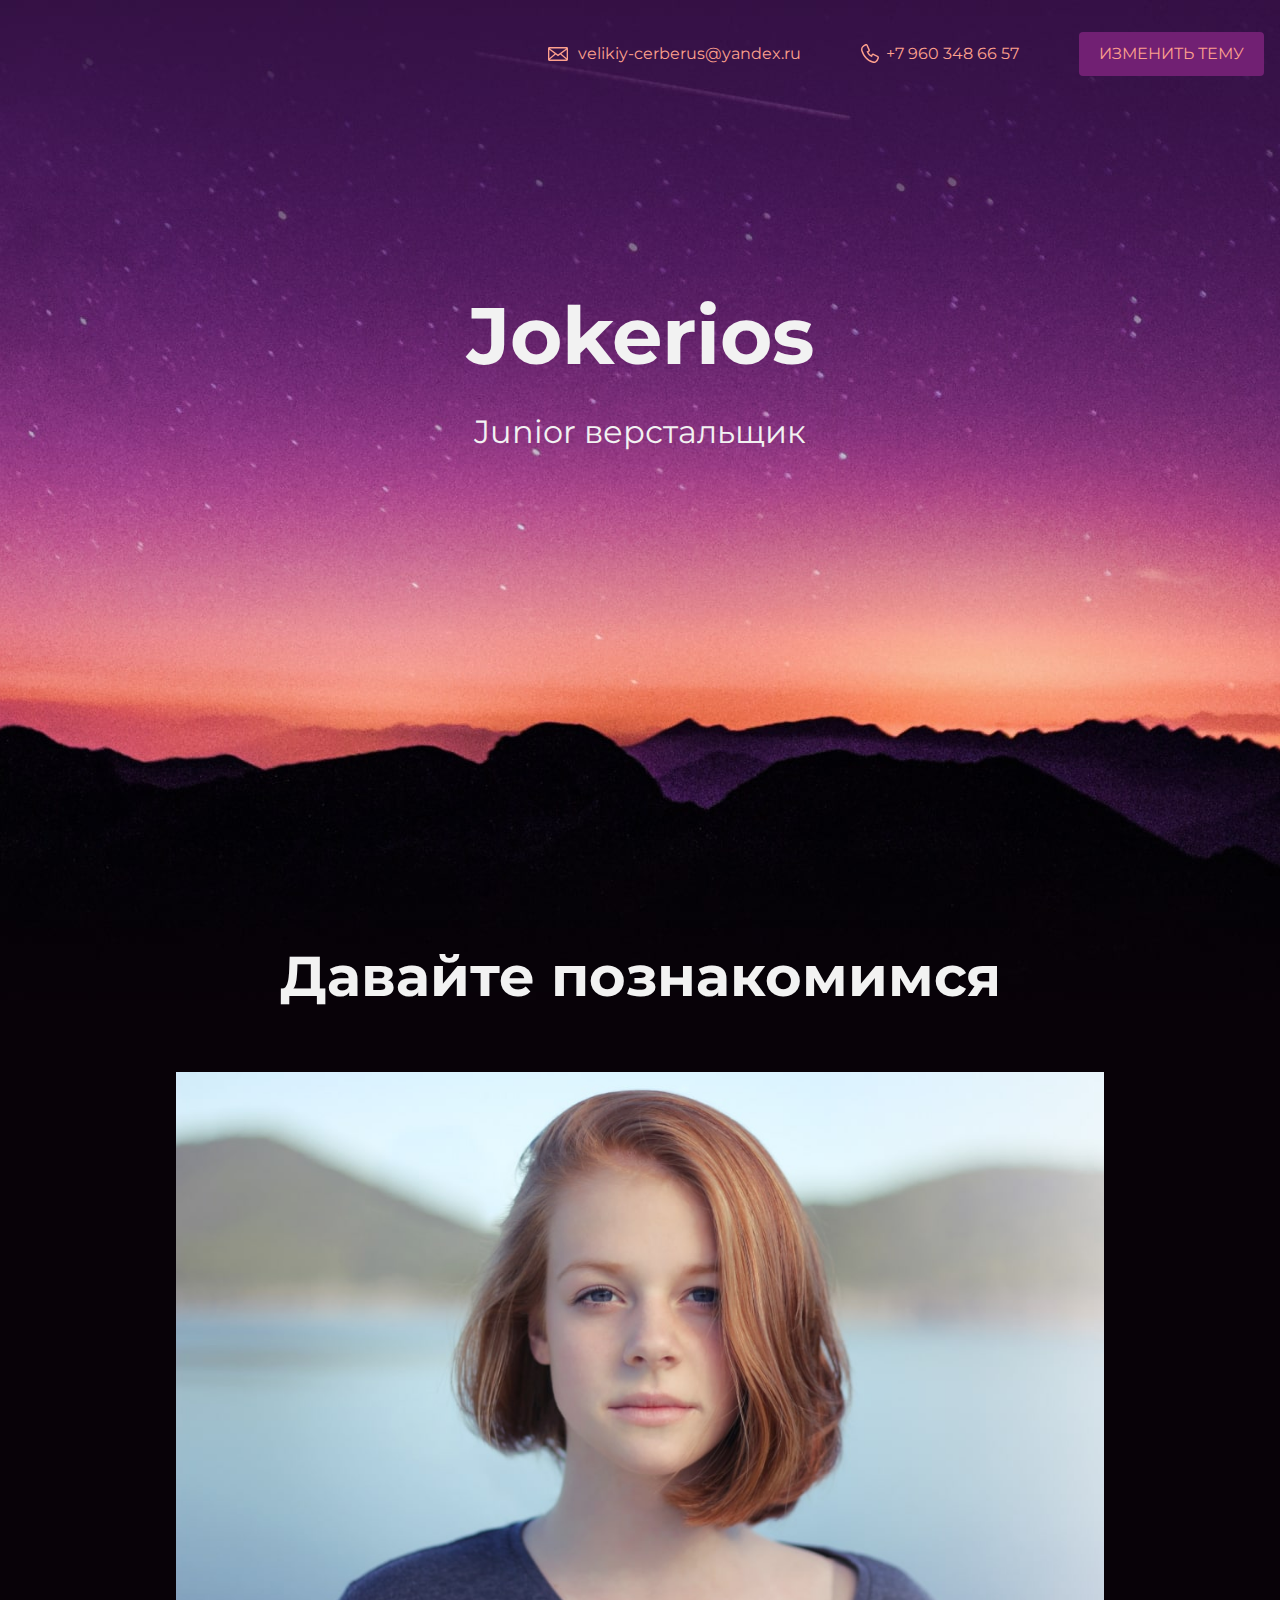
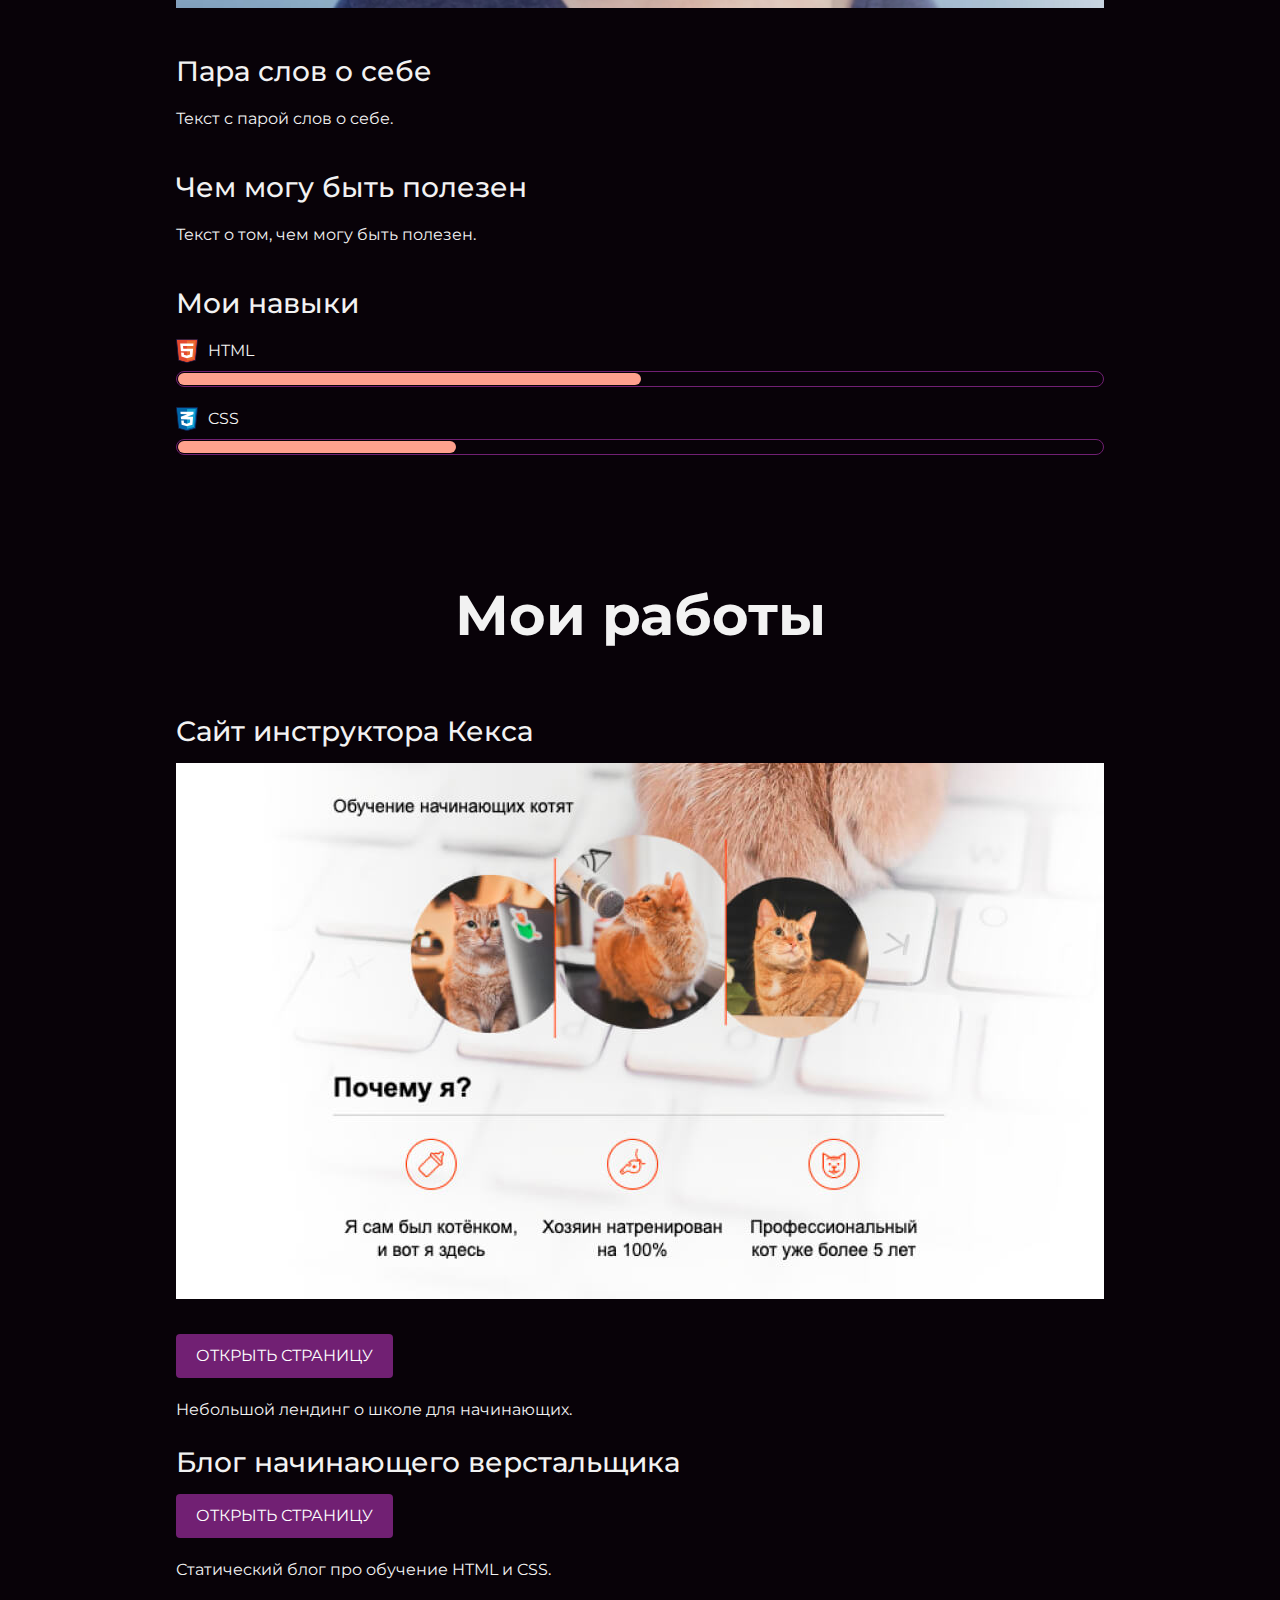
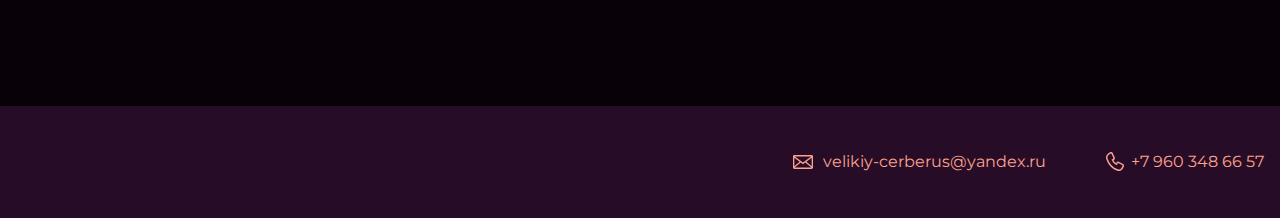
<file: index.html>
<!DOCTYPE html>
<html lang="ru">
  <head>
    <meta charset="UTF-8">
    <link rel="stylesheet" href="style.css">
    <link href="https://fonts.googleapis.com/css?family=Montserrat:400,500,700|Old+Standard+TT&display=swap&subset=cyrillic" rel="stylesheet">
    <title>Портфолио верстальщика Jokerios</title>
  </head>

  <body>
    <header class="page-header">
      <div class="container">
        <a class="header-email" href="mailto:velikiy-cerberus@yandex.ru">velikiy-cerberus@yandex.ru</a>
        <a class="header-phone" href="tel:+79603486657">+7 960 348 66 57</a>
        <a class="button" type="theme-button">Изменить тему</a>
      </div>
    </header>
    <section class="hero-image">
      <div class="container">
      <h1 class="heading">Jokerios</h1>
      <p>Junior верстальщик</p>
      </div>
    </section>

    <section class="intro">
      <div class="container">
      <h2 class="subheading">Давайте познакомимся</h2>
        <figure class="user-image">
          <img src="files/user.jpg" width="928" height="536" alt="Фотография Девушки">
        </figure>
        <div>
          <h3>Пара слов о себе</h3>
          <p>Текст с парой слов о себе.</p>
        </div>
        <div>
          <h3>Чем могу быть полезен</h3>
          <p>Текст о том, чем могу быть полезен.</p>
        </div>

        <div class="skills">
          <h3>Мои навыки</h3>
          <dl class="skills-list">
            <dt class="skill-html">HTML</dt>
            <dd class="level"><div style="width: 50%;">50%</div></dd>
            <dt class="skill-css">CSS</dt>
            <dd class="level"><div style="width: 30%;">30%</div></dd>
          </dl>
        </div>
      </div>
    </section>

    <section class="portfolio">
      <div class="container">
      <h2 class="subheading">Мои работы</h2>

      <h3>Сайт инструктора Кекса</h3>
        <figure class="project-image">
          <img src="files/project.jpg" width="928" height="536" alt="Cайт инструктора Кекса">
        </figure>
        <a class="button" href="source/project/index.html">Открыть страницу</a>
      <p>Небольшой лендинг о школе для начинающих.</p>
      <h3>Блог начинающего верстальщика</h3>
        <a class="button" href="source/blog/index.html">Открыть страницу</a>
      <p>Статический блог про обучение HTML и CSS.</p>

      <div class="skills">

      </div>
    </section>

    <footer class="page-footer">
      <div class="container">
        <a class="footer-email" href="mailto:velikiy-cerberus@yandex.ru">velikiy-cerberus@yandex.ru</a>
        <a class="footer-phone" href="tel:+79603486657">+7 960 348 66 57</a>
      </div>
    </footer>
  </body>
</html>
</file>
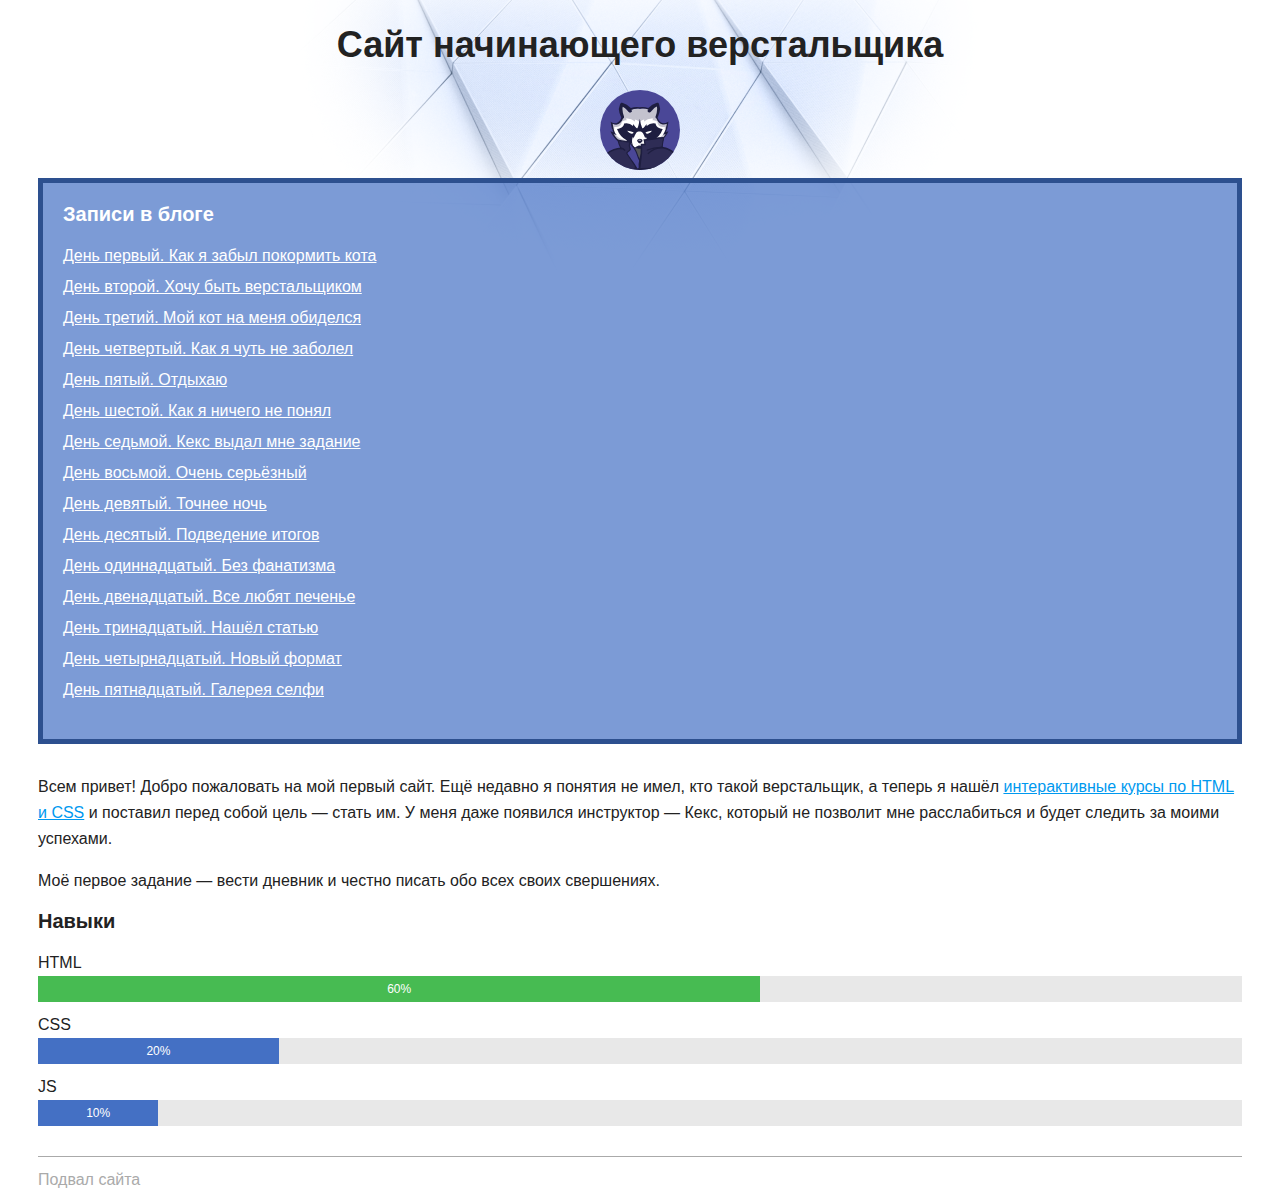
<file: source/blog/index.html>
<!DOCTYPE html>
<html lang="ru">
  <head>
    <meta charset="utf-8">
    <title>Сайт начинающего верстальщика</title>
    <link rel="stylesheet" href="style.css">
  </head>
  <body>
    <header>
      <h1 class="page-title">Сайт начинающего верстальщика</h1>
    </header>
    <main>
      <div class="avatar-container">
        <img class="avatar" src="img/raccoon.svg" width="80" height="80" alt="Аватарка">
      </div>
      <nav class="blog-navigation">
        <h2>Записи в блоге</h2>
        <ul>
          <li><a href="day-1.html">День первый. Как я забыл покормить кота</a></li>
          <li><a href="day-2.html">День второй. Хочу быть верстальщиком</a></li>
          <li><a href="day-3.html">День третий. Мой кот на меня обиделся</a></li>
          <li><a href="day-4.html">День четвертый. Как я чуть не заболел</a></li>
          <li><a href="day-5.html">День пятый. Отдыхаю</a></li>
          <li><a href="day-6.html">День шестой. Как я ничего не понял</a></li>
          <li><a href="day-7.html">День седьмой. Кекс выдал мне задание</a></li>
          <li><a href="day-8.html">День восьмой. Очень серьёзный</a></li>
          <li><a href="day-9.html">День девятый. Точнее ночь</a></li>
          <li><a href="day-10.html">День десятый. Подведение итогов</a></li>
          <li><a href="day-11.html">День одиннадцатый. Без фанатизма</a></li>
          <li><a href="day-12.html">День двенадцатый. Все любят печенье</a></li>
          <li><a href="day-13.html">День тринадцатый. Нашёл статью</a></li>
          <li><a href="day-14.html">День четырнадцатый. Новый формат</a></li>
          <li><a href="day-15.html">День пятнадцатый. Галерея селфи</a></li>
        </ul>
      </nav>
      <section>
        <p>Всем привет! Добро пожаловать на мой первый сайт. Ещё недавно я понятия не имел, кто такой верстальщик, а теперь я нашёл <a href="https://htmlacademy.ru/courses">интерактивные курсы по HTML и CSS</a> и поставил перед собой цель — стать им. У меня даже появился инструктор — Кекс, который не позволит мне расслабиться и будет следить за моими успехами.</p>
        <p>Моё первое задание — вести дневник и честно писать обо всех своих свершениях.</p>
      </section>
      <section>
        <h2>Навыки</h2>
        <dl class="skills">
          <dt>HTML</dt>
          <dd><div class="skills-level skills-level-ok" style="width: 60%;">60%</div></dd>
          <dt>CSS</dt>
          <dd><div class="skills-level" style="width: 20%;">20%</div></dd>
          <dt>JS</dt>
          <dd><div class="skills-level" style="width: 10%;">10%</div></dd>
        </dl>
      </section>
    </main>
    <footer>
      Подвал сайта
    </footer>
  </body>
</html>
</file>
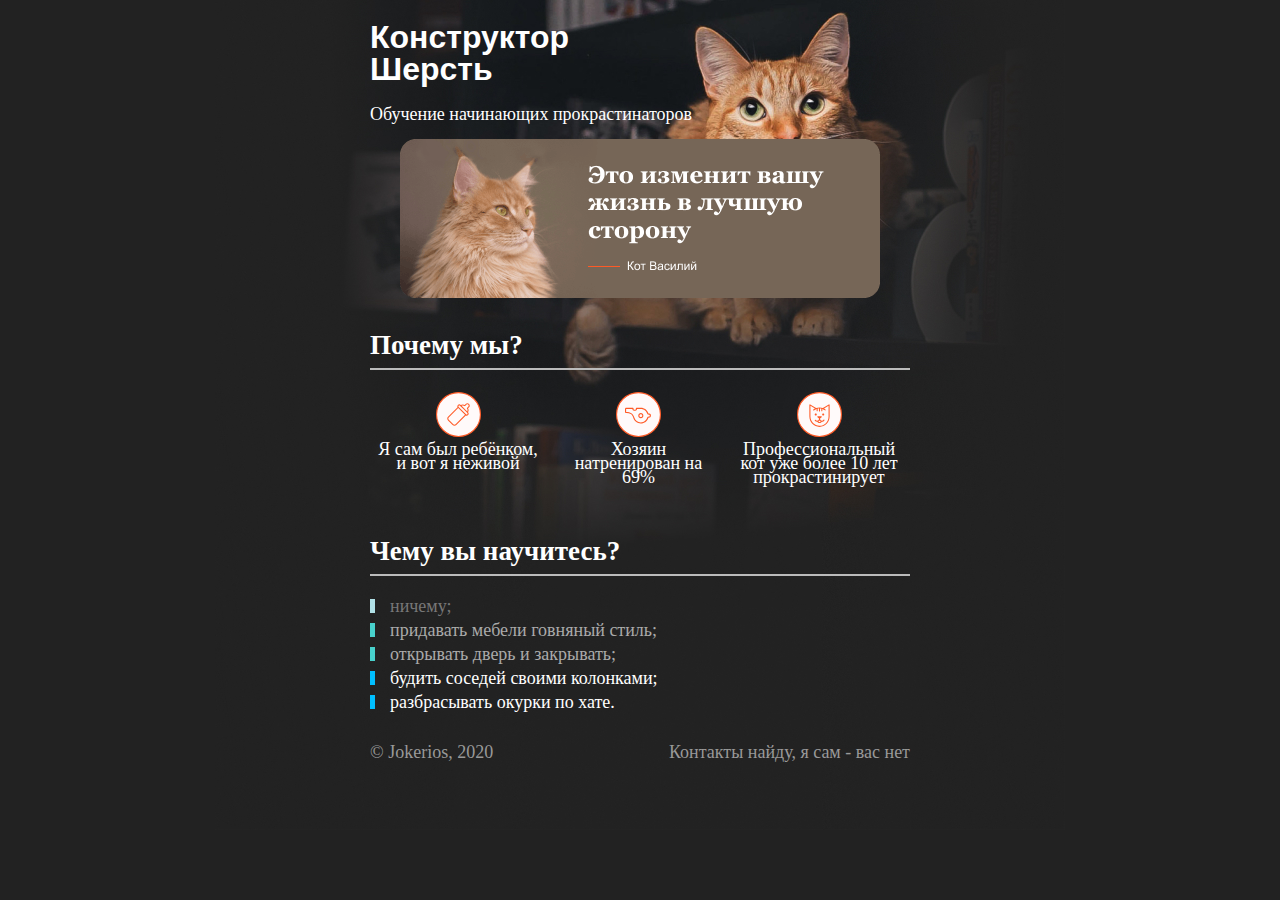
<file: source/project/index.html>
<!DOCTYPE html>
<html lang="ru">
  <head>
    <meta charset="utf-8">
    <title>Конструктор Шерсть</title>
    <link rel="stylesheet" href="style.css">
  </head>
  <body>
    <div class="container">
      <header class="site-header">
        <h1>Конструктор Шерсть</h1>
        <p>Обучение начинающих прокрастинаторов</p>
        <img src="img/banner-1.png">
      </header>

      <section class="features">
        <h2>Почему мы?</h2>
        <p class="feature-kitten">Я сам был ребёнком, и вот я неживой</p>
        <p class="feature-train">Хозяин натренирован на 69%</p>
        <p class="feature-cat">Профессиональный кот уже более 10 лет прокрастинирует</p>
      </section>

      <section class="skills">
        <h2>Чему вы научитесь?</h2>
        <ul class="skills-list">
          <li class="skills-item">ничему;</li>
          <li class="skills-item standart">придавать мебели говняный стиль;</li>
          <li class="skills-item standart">открывать дверь и закрывать;</li>
          <li class="skills-item vip">будить соседей своими колонками;</li>
          <li class="skills-item vip">разбрасывать окурки по хате.</li>
        </ul>
      </section>

      <footer class="site-footer">
        <p>© Jokerios, 2020</p>
        <p>Контакты найду, я сам - вас нет</p>
      </footer>
    </div>
  </body>
</html>
</file>
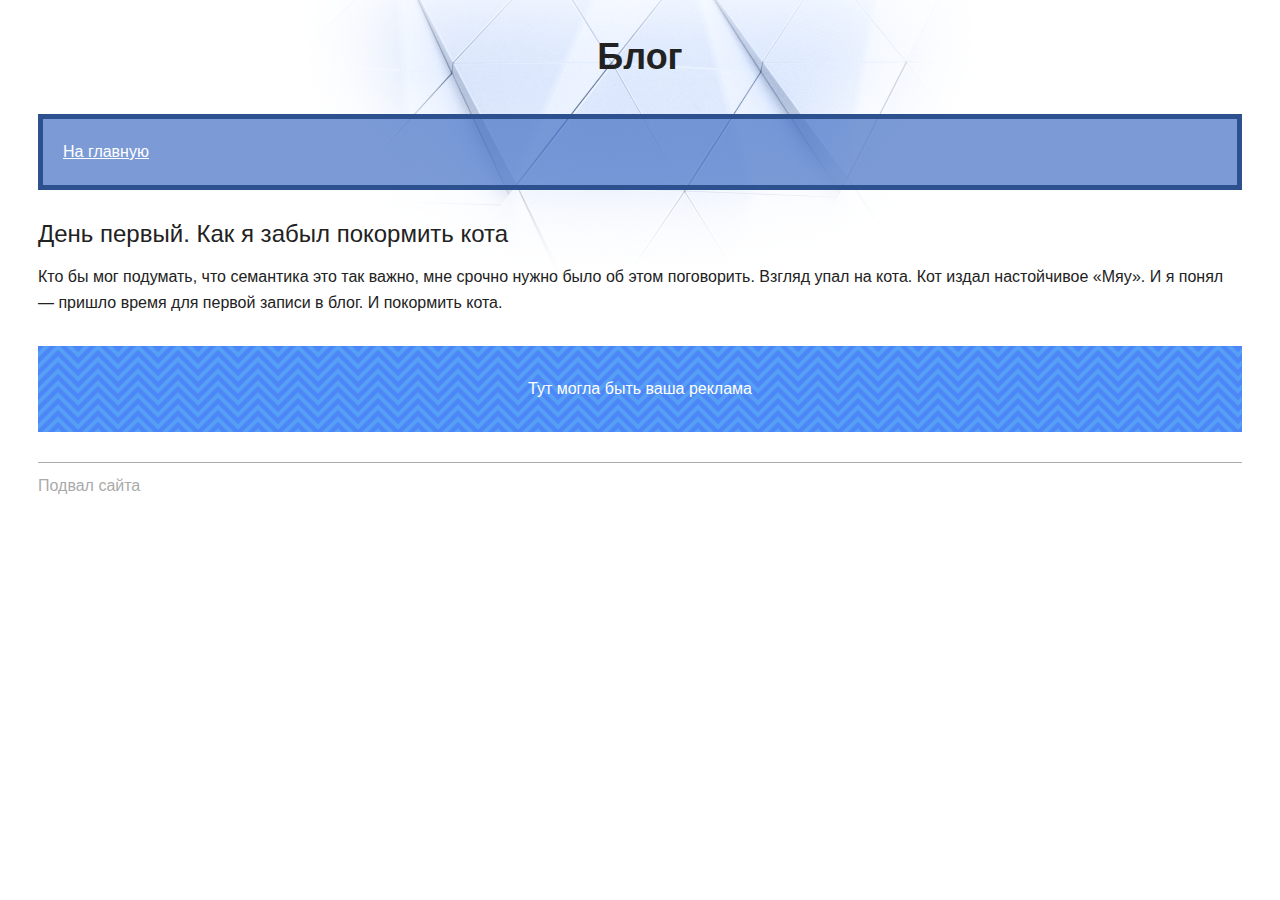
<file: source/blog/day-1.html>
<!DOCTYPE html>
<html lang="ru">
  <head>
    <meta charset="utf-8">
    <title>Дневник начинающего верстальщика</title>
    <link rel="stylesheet" href="style.css">
  </head>
  <body>
    <header>
      <p class="page-title">Блог</p>
      <nav class="blog-navigation">
        <a href="index.html">На главную</a>
      </nav>
    </header>
    <main>
      <article>
        <h1>День первый. Как я забыл покормить кота</h1>
        <p>Кто бы мог подумать, что семантика это так важно, мне срочно нужно было об этом поговорить. Взгляд упал на кота. Кот издал настойчивое «Мяу». И я понял — пришло время для первой записи в блог. И покормить кота.</p>
      </article>
      <aside class="partnership">
        Тут могла быть ваша реклама
      </aside>
    </main>
    <footer>
      Подвал сайта
    </footer>
  </body>
</html>
</file>
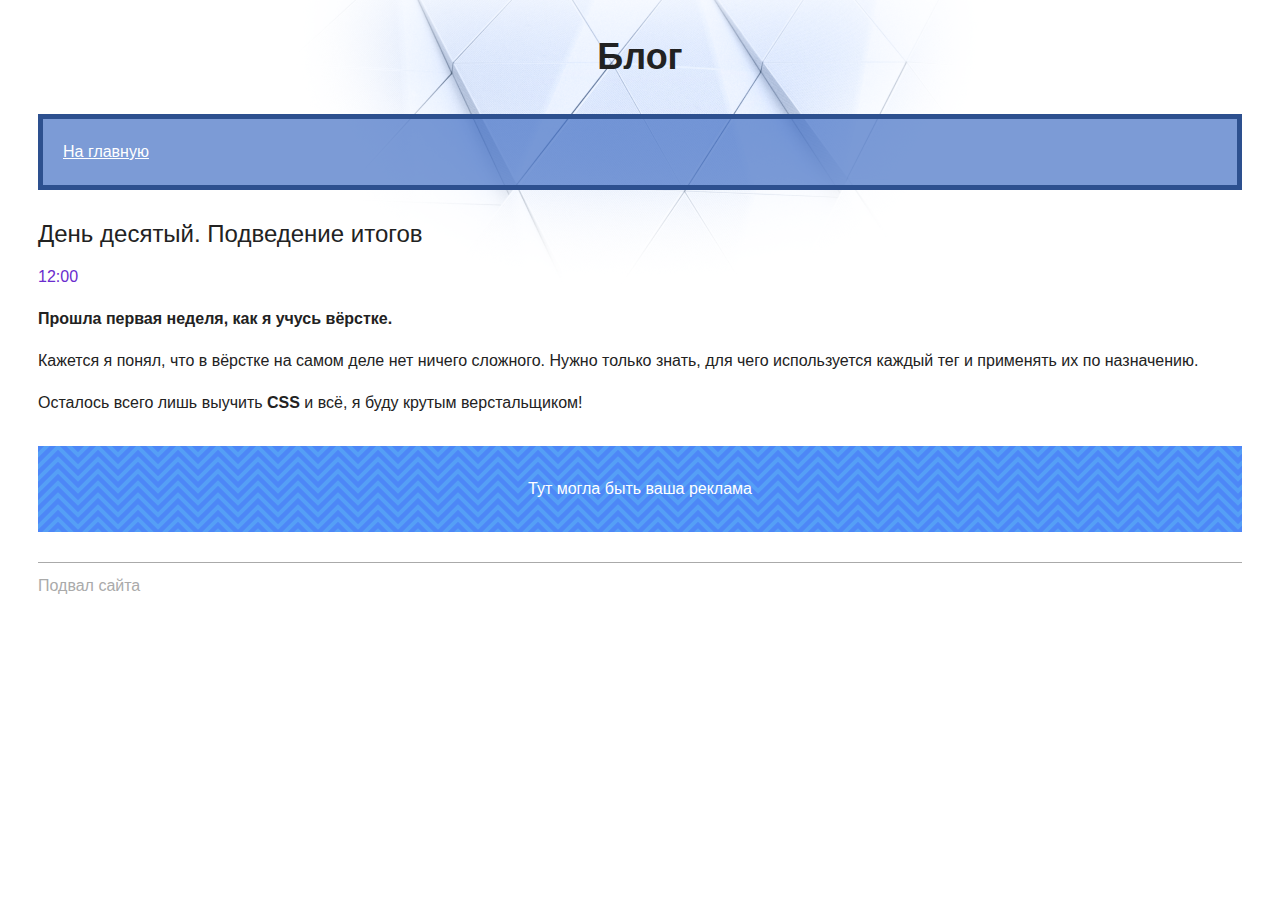
<file: source/blog/day-10.html>
<!DOCTYPE html>
<html lang="ru">
  <head>
    <meta charset="utf-8">
    <title>Сайт начинающего верстальщика</title>
    <link rel="stylesheet" href="style.css">
  </head>
  <body>
    <header>
      <p class="page-title">Блог</p>
      <nav class="blog-navigation">
        <a href="index.html">На главную</a>
      </nav>
    </header>
    <main>
      <article>
        <h1>День десятый. Подведение итогов</h1>
        <time datetime="2018-11-28T12:00">12:00</time>

        <p><b>Прошла первая неделя, как я учусь вёрстке.</b></p>

        <p>Кажется я понял, что в вёрстке на самом деле нет ничего сложного. Нужно только знать, для чего используется каждый тег и применять их по назначению.</p>

        <p>Осталось всего лишь выучить <strong>CSS</strong> и всё, я буду крутым верстальщиком!</p>
      </article>
      <aside class="partnership">
        Тут могла быть ваша реклама
      </aside>
    </main>
    <footer>
      Подвал сайта
    </footer>
  </body>
</html>
</file>
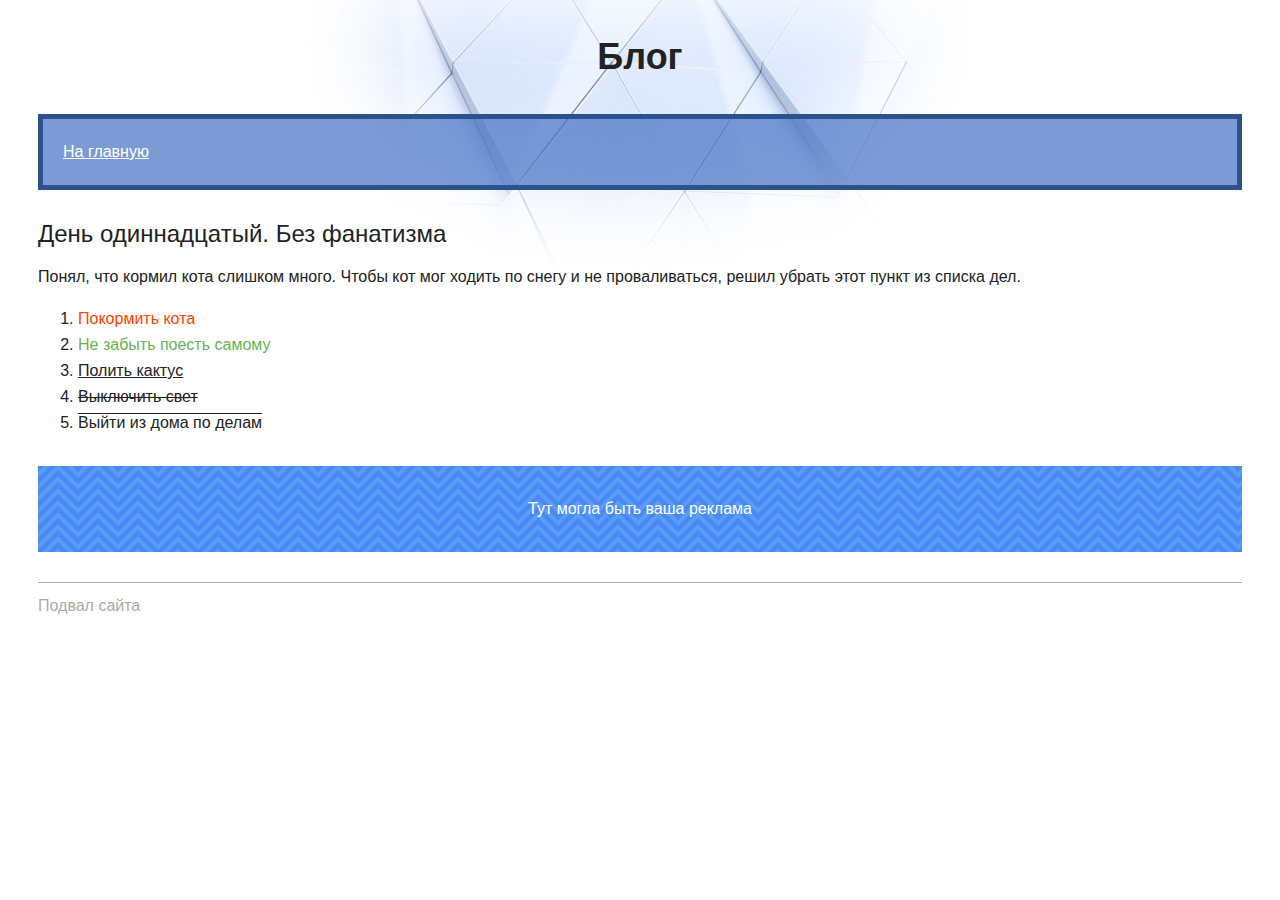
<file: source/blog/day-11.html>
<!DOCTYPE html>
<html lang="ru">
  <head>
    <meta charset="utf-8">
    <title>Сайт начинающего верстальщика</title>
    <link rel="stylesheet" href="style.css">
  </head>
  <body>
    <header>
      <p class="page-title">Блог</p>
      <nav class="blog-navigation">
        <a href="index.html">На главную</a>
      </nav>
    </header>
    <main>
      <article>
        <h1>День одиннадцатый. Без фанатизма</h1>
        <p>Понял, что кормил кота слишком много. Чтобы кот мог ходить по снегу и не проваливаться, решил убрать этот пункт из списка дел.</p>
        <ol>
          <li><del>Покормить кота</del></li>
          <li><ins>Не забыть поесть самому</ins></li>
          <li class="underline">Полить кактус</li>
          <li class="line-through">Выключить свет</li>
          <li class="overline">Выйти из дома по делам</li>
        </ol>
      </article>
      <aside class="partnership">
        Тут могла быть ваша реклама
      </aside>
    </main>
    <footer>
      Подвал сайта
    </footer>
  </body>
</html>
</file>
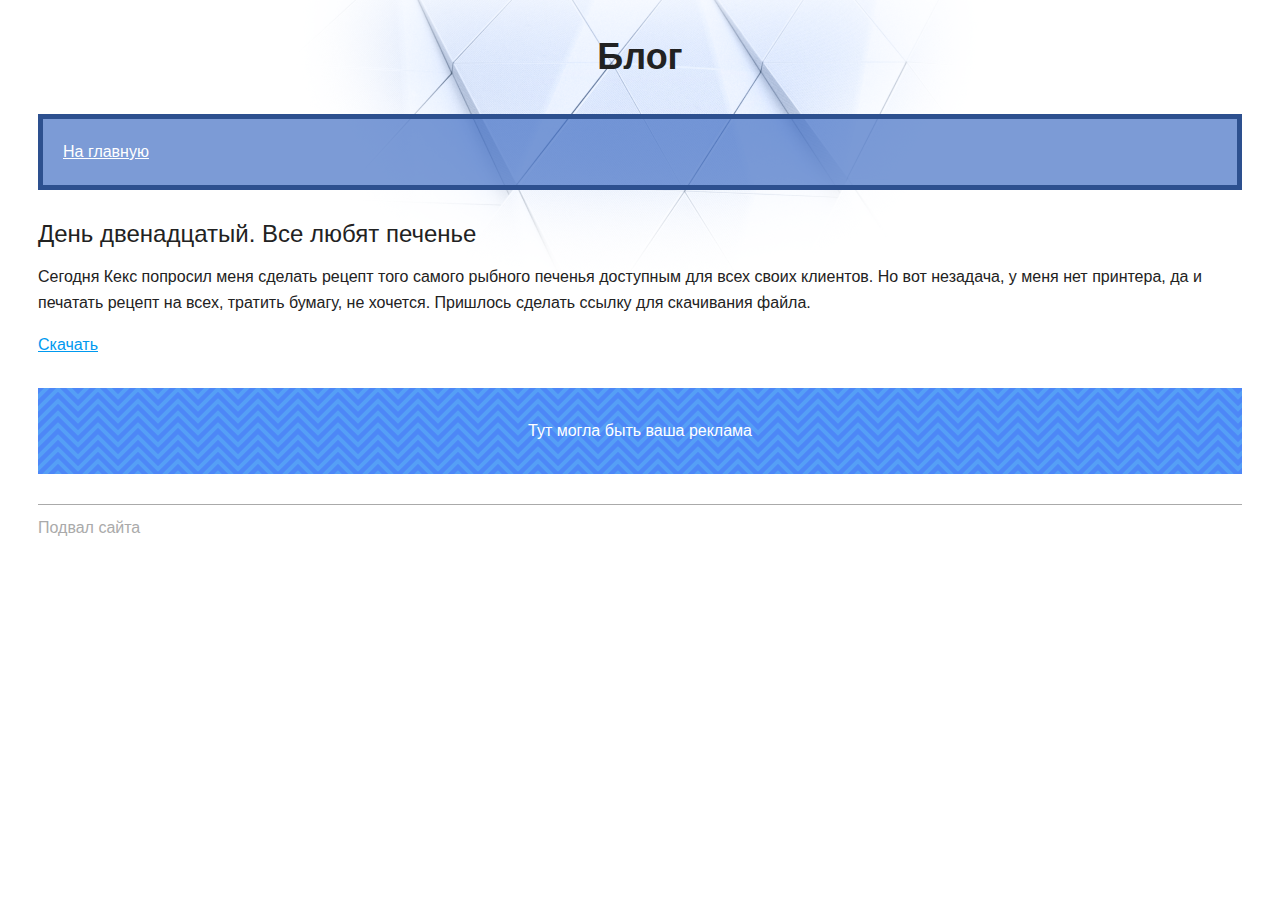
<file: source/blog/day-12.html>
<!DOCTYPE html>
<html lang="ru">
  <head>
    <meta charset="utf-8">
    <title>Сайт начинающего верстальщика</title>
    <link rel="stylesheet" href="style.css">
  </head>
  <body>
    <header>
      <p class="page-title">Блог</p>
      <nav class="blog-navigation">
        <a href="index.html">На главную</a>
      </nav>
    </header>
    <main>
      <article>
        <h1>День двенадцатый. Все любят печенье</h1>
        <p>Сегодня Кекс попросил меня сделать рецепт <a>того самого рыбного печенья</a> доступным для всех своих клиентов. Но вот незадача, у меня нет принтера, да и печатать рецепт на всех, тратить бумагу, не хочется. Пришлось сделать ссылку для скачивания файла.</p>
        <p>
          <a href="files/recipe.pdf" download>Скачать</a>
        </p>
      </article>
      <aside class="partnership">
        Тут могла быть ваша реклама
      </aside>
    </main>
    <footer>
      Подвал сайта
    </footer>
  </body>
</html>
</file>
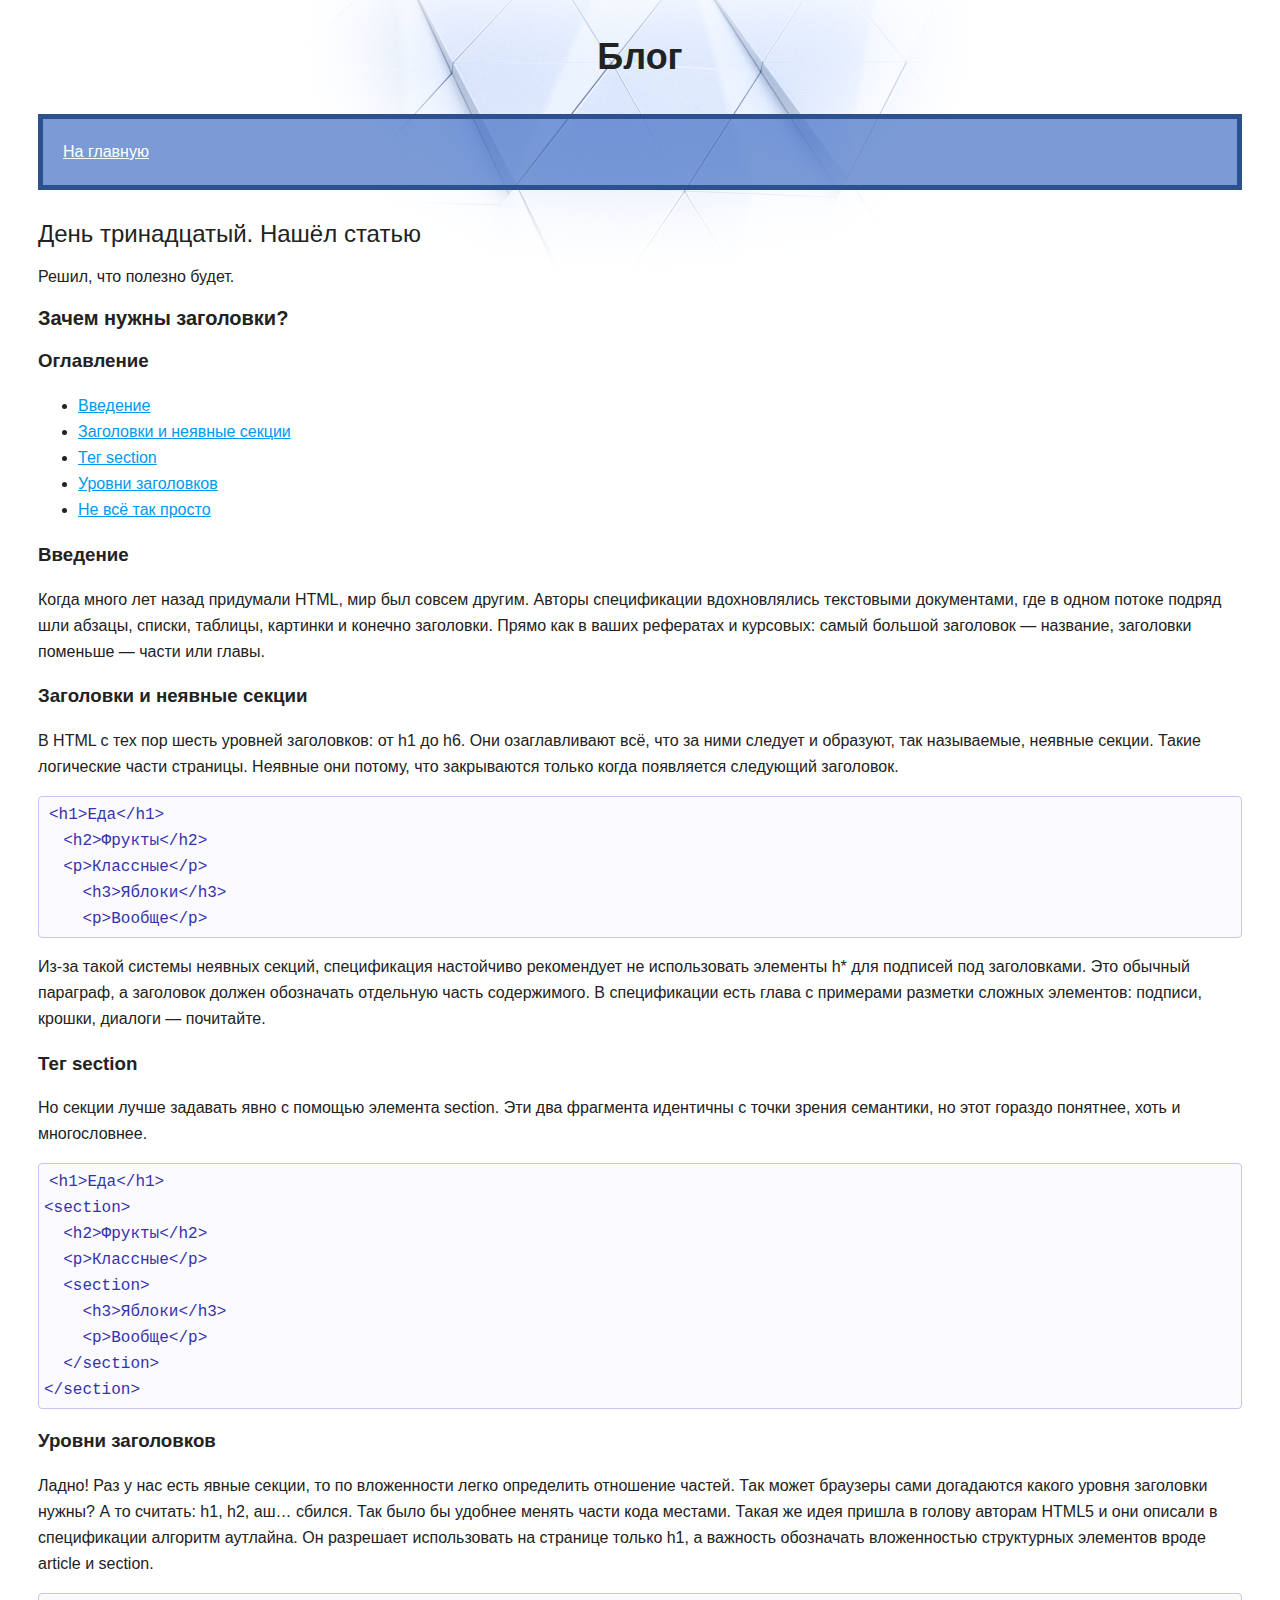
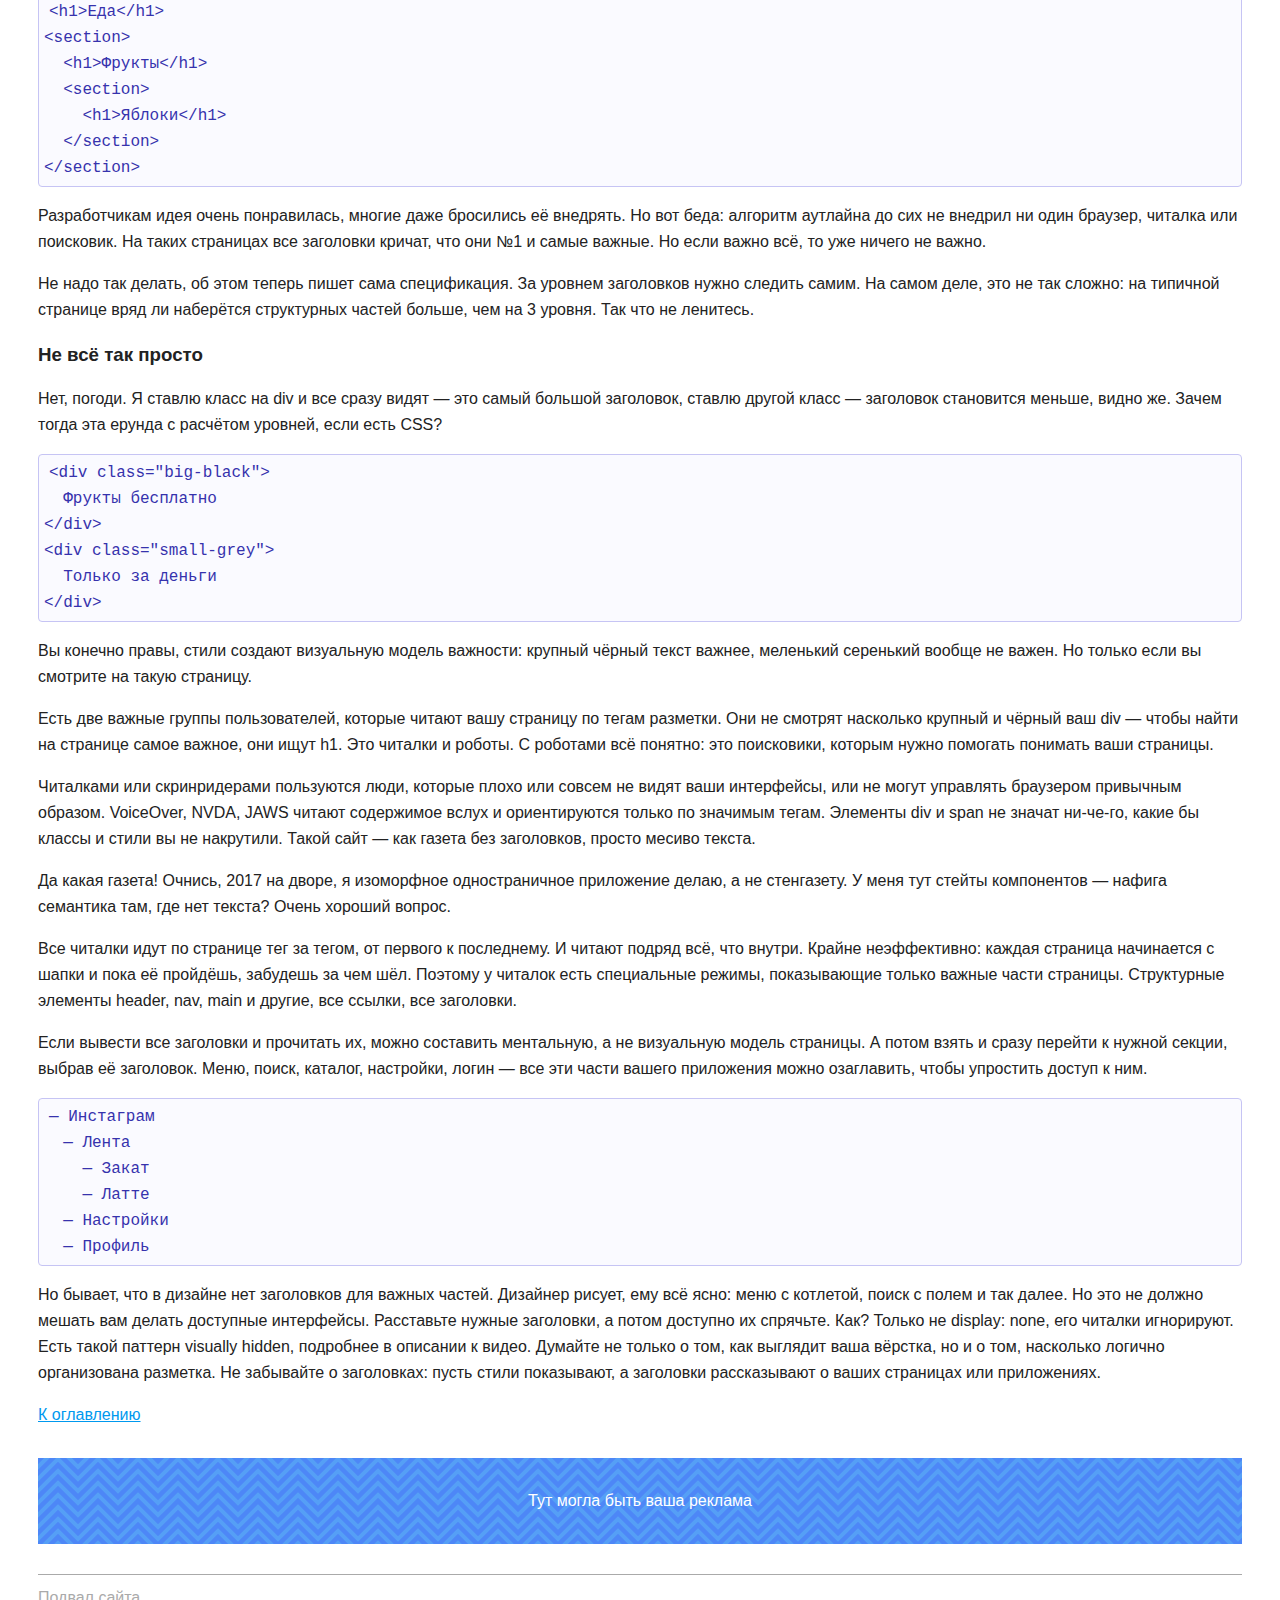
<file: source/blog/day-13.html>
<!DOCTYPE html>
<html lang="ru">
  <head>
    <meta charset="utf-8">
    <title>Сайт начинающего верстальщика</title>
    <link rel="stylesheet" href="style.css">
  </head>
  <body>
    <header>
      <p class="page-title">Блог</p>
      <nav class="blog-navigation">
        <a href="index.html">На главную</a>
      </nav>
    </header>
    <main>
      <article>
        <h1>День тринадцатый. Нашёл статью</h1>
        <p>Решил, что полезно будет.</p>

        <h2>Зачем нужны заголовки?</h2>

        <h3 id="content">Оглавление</h3>
        <ul>
          <li>
            <a href="#intro">Введение</a>
          </li>
          <li>
            <a href="#heading">Заголовки и неявные секции</a>
          </li>
          <li>
            <a href="#sections">Тег section</a>
          </li>
          <li>
            <a href="#levels">Уровни заголовков</a>
          </li>
          <li>
            <a href="#easy">Не всё так просто</a>
          </li>
        </ul>

        <article>
          <h3 id="intro">Введение</h3>

          <p>Когда много лет назад придумали HTML, мир был совсем другим. Авторы спецификации вдохновлялись текстовыми документами, где в одном потоке подряд шли абзацы, списки, таблицы, картинки и конечно заголовки. Прямо как в ваших рефератах и курсовых: самый большой заголовок — название, заголовки поменьше — части или главы.</p>

          <h3 id="heading">Заголовки и неявные секции</h3>

          <p>В HTML с тех пор шесть уровней заголовков: от h1 до h6. Они озаглавливают всё, что за ними следует и образуют, так называемые, неявные секции. Такие логические части страницы. Неявные они потому, что закрываются только когда появляется следующий заголовок.</p>

          <pre><code>&lt;h1&gt;Еда&lt;/h1&gt;
  &lt;h2&gt;Фрукты&lt;/h2&gt;
  &lt;p&gt;Классные&lt;/p&gt;
    &lt;h3&gt;Яблоки&lt;/h3&gt;
    &lt;p&gt;Вообще&lt;/p&gt;</code></pre>

          <p>Из-за такой системы неявных секций, спецификация настойчиво рекомендует не использовать элементы h* для подписей под заголовками. Это обычный параграф, а заголовок должен обозначать отдельную часть содержимого. В спецификации есть глава с примерами разметки сложных элементов: подписи, крошки, диалоги — почитайте.</p>

          <h3 id="sections">Тег section</h3>

          <p>Но секции лучше задавать явно с помощью элемента section. Эти два фрагмента идентичны с точки зрения семантики, но этот гораздо понятнее, хоть и многословнее.</p>
          <pre><code>&lt;h1&gt;Еда&lt;/h1&gt;
&lt;section&gt;
  &lt;h2&gt;Фрукты&lt;/h2&gt;
  &lt;p&gt;Классные&lt;/p&gt;
  &lt;section&gt;
    &lt;h3&gt;Яблоки&lt;/h3&gt;
    &lt;p&gt;Вообще&lt;/p&gt;
  &lt;/section&gt;
&lt;/section&gt;</code></pre>

          <h3 id="levels">Уровни заголовков</h3>

          <p>Ладно! Раз у нас есть явные секции, то по вложенности легко определить отношение частей. Так может браузеры сами догадаются какого уровня заголовки нужны? А то считать: h1, h2, аш… сбился. Так было бы удобнее менять части кода местами. Такая же идея пришла в голову авторам HTML5 и они описали в спецификации алгоритм аутлайна. Он разрешает использовать на странице только h1, а важность обозначать вложенностью структурных элементов вроде article и section.</p>

          <pre><code>&lt;h1&gt;Еда&lt;/h1&gt;
&lt;section&gt;
  &lt;h1&gt;Фрукты&lt;/h1&gt;
  &lt;section&gt;
    &lt;h1&gt;Яблоки&lt;/h1&gt;
  &lt;/section&gt;
&lt;/section&gt;</code></pre>

          <p>Разработчикам идея очень понравилась, многие даже бросились её внедрять. Но вот беда: алгоритм аутлайна до сих не внедрил ни один браузер, читалка или поисковик. На таких страницах все заголовки кричат, что они №1 и самые важные. Но если важно всё, то уже ничего не важно.</p>

          <p>Не надо так делать, об этом теперь пишет сама спецификация. За уровнем заголовков нужно следить самим. На самом деле, это не так сложно: на типичной странице вряд ли наберётся структурных частей больше, чем на 3 уровня. Так что не ленитесь.</p>

          <h3 id="easy">Не всё так просто</h3>

          <p>Нет, погоди. Я ставлю класс на div и все сразу видят — это самый большой заголовок, ставлю другой класс — заголовок становится меньше, видно же. Зачем тогда эта ерунда с расчётом уровней, если есть CSS?</p>

          <pre><code>&lt;div class="big-black"&gt;
  Фрукты бесплатно
&lt;/div&gt;
&lt;div class="small-grey"&gt;
  Только за деньги
&lt;/div&gt;</code></pre>

          <p>Вы конечно правы, стили создают визуальную модель важности: крупный чёрный текст важнее, меленький серенький вообще не важен. Но только если вы смотрите на такую страницу.</p>

          <p>Есть две важные группы пользователей, которые читают вашу страницу по тегам разметки. Они не смотрят насколько крупный и чёрный ваш div — чтобы найти на странице самое важное, они ищут h1. Это читалки и роботы. С роботами всё понятно: это поисковики, которым нужно помогать понимать ваши страницы.</p>

          <p>Читалками или скринридерами пользуются люди, которые плохо или совсем не видят ваши интерфейсы, или не могут управлять браузером привычным образом. VoiceOver, NVDA, JAWS читают содержимое вслух и ориентируются только по значимым тегам. Элементы div и span не значат ни-че-го, какие бы классы и стили вы не накрутили. Такой сайт — как газета без заголовков, просто месиво текста.</p>

          <p>Да какая газета! Очнись, 2017 на дворе, я изоморфное одностраничное приложение делаю, а не стенгазету. У меня тут стейты компонентов — нафига семантика там, где нет текста? Очень хороший вопрос.</p>

          <p>Все читалки идут по странице тег за тегом, от первого к последнему. И читают подряд всё, что внутри. Крайне неэффективно: каждая страница начинается с шапки и пока её пройдёшь, забудешь за чем шёл. Поэтому у читалок есть специальные режимы, показывающие только важные части страницы. Структурные элементы header, nav, main и другие, все ссылки, все заголовки.</p>

          <p>Если вывести все заголовки и прочитать их, можно составить ментальную, а не визуальную модель страницы. А потом взять и сразу перейти к нужной секции, выбрав её заголовок. Меню, поиск, каталог, настройки, логин — все эти части вашего приложения можно озаглавить, чтобы упростить доступ к ним.</p>

          <pre><code>— Инстаграм
  — Лента
    — Закат
    — Латте
  — Настройки
  — Профиль</code></pre>

          <p>Но бывает, что в дизайне нет заголовков для важных частей. Дизайнер рисует, ему всё ясно: меню с котлетой, поиск с полем и так далее. Но это не должно мешать вам делать доступные интерфейсы. Расставьте нужные заголовки, а потом доступно их спрячьте. Как? Только не display: none, его читалки игнорируют. Есть такой паттерн visually hidden, подробнее в описании к видео.

          Думайте не только о том, как выглядит ваша вёрстка, но и о том, насколько логично организована разметка. Не забывайте о заголовках: пусть стили показывают, а заголовки рассказывают о ваших страницах или приложениях.</p>

          <p>
            <a href="#content">К оглавлению</a>
          </p>
        </article>
      </article>
      <aside class="partnership">
        Тут могла быть ваша реклама
      </aside>
    </main>
    <footer>
      Подвал сайта
    </footer>
  </body>
</html>
</file>
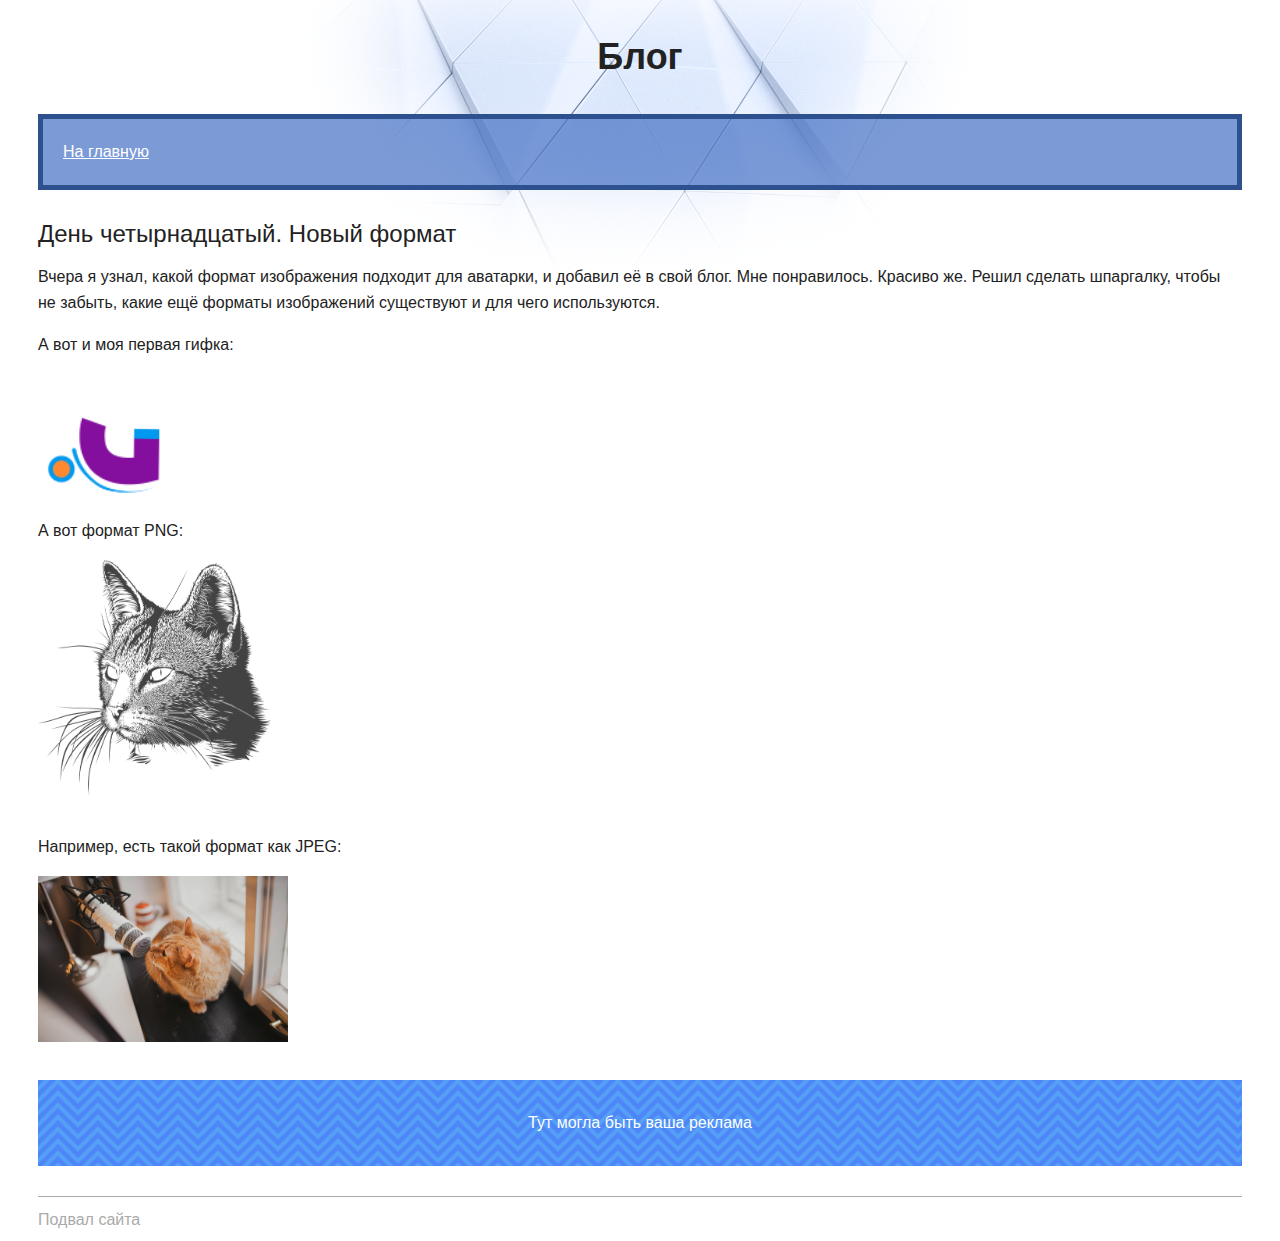
<file: source/blog/day-14.html>
<!DOCTYPE html>
<html lang="ru">
  <head>
    <meta charset="utf-8">
    <title>Сайт начинающего верстальщика</title>
    <link rel="stylesheet" href="style.css">
  </head>
  <body>
    <header>
      <p class="page-title">Блог</p>
      <nav class="blog-navigation">
        <a href="index.html">На главную</a>
      </nav>
    </header>
    <main>
      <article>
        <h1>День четырнадцатый. Новый формат</h1>
        <p>Вчера я узнал, какой формат изображения подходит для аватарки, и добавил её в свой блог. Мне понравилось. Красиво же. Решил сделать шпаргалку, чтобы не забыть, какие ещё форматы изображений существуют и для чего используются.</p>

        <p>А вот и моя первая гифка:</p>
        <img src="files/gifka.gif" width="250" height="120" alt="Анимация GIF">

        <p>А вот формат PNG:</p>
        <img src="files/portrait.png" height="250" alt="Портрет котика">

        <p>Например, есть такой формат как JPEG:</p>
        <img src="files/instructor-keks.jpg" width="250" alt="Инструктор Кекс">
      </article>
      <aside class="partnership">
        Тут могла быть ваша реклама
      </aside>
    </main>
    <footer>
      Подвал сайта
    </footer>
  </body>
</html>
</file>
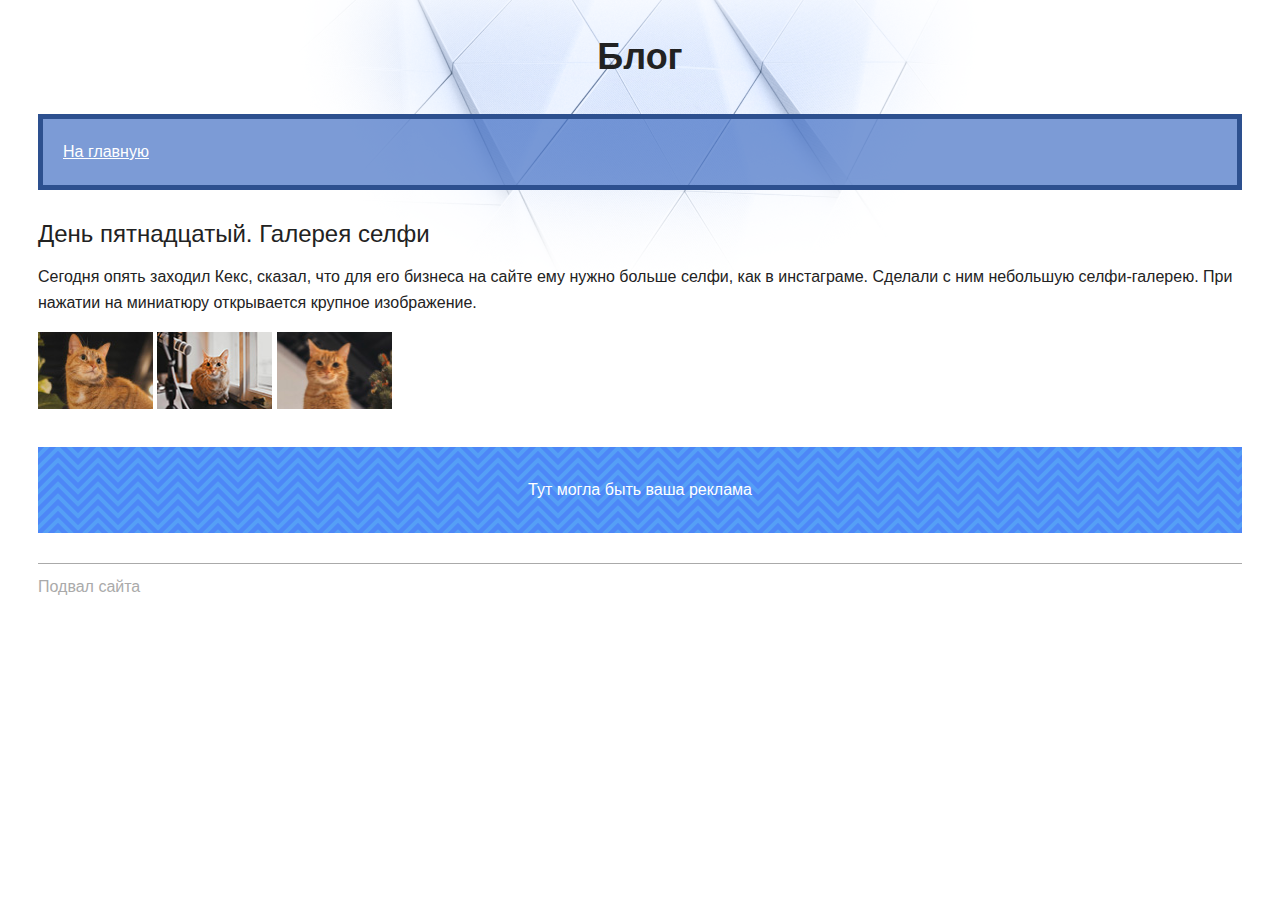
<file: source/blog/day-15.html>
<!DOCTYPE html>
<html lang="ru">
  <head>
    <meta charset="utf-8">
    <title>Сайт начинающего верстальщика</title>
    <link rel="stylesheet" href="style.css">
  </head>
  <body>
    <header>
      <p class="page-title">Блог</p>
      <nav class="blog-navigation">
        <a href="index.html">На главную</a>
      </nav>
    </header>
    <main>
      <article>
        <h1>День пятнадцатый. Галерея селфи</h1>
        <p>Сегодня опять заходил Кекс, сказал, что для его бизнеса на сайте ему нужно больше селфи, как в инстаграме. Сделали с ним небольшую селфи-галерею. При нажатии на миниатюру открывается крупное изображение.</p>
        <p>
          <a href="photo-1.html"><img src="files/preview-1.jpg" alt="Фоточка Кекса" width="115" height="77"></a>
          <a href="photo-2.html"><img src="files/preview-2.jpg" alt="Фоточка Кекса" width="115" height="77"></a>
          <a href="photo-3.html"><img src="files/preview-3.jpg" alt="Фоточка Кекса" width="115" height="77"></a>
        </p>
      </article>
      <aside class="partnership">
        Тут могла быть ваша реклама
      </aside>
    </main>
    <footer>
      Подвал сайта
    </footer>
  </body>
</html>
</file>
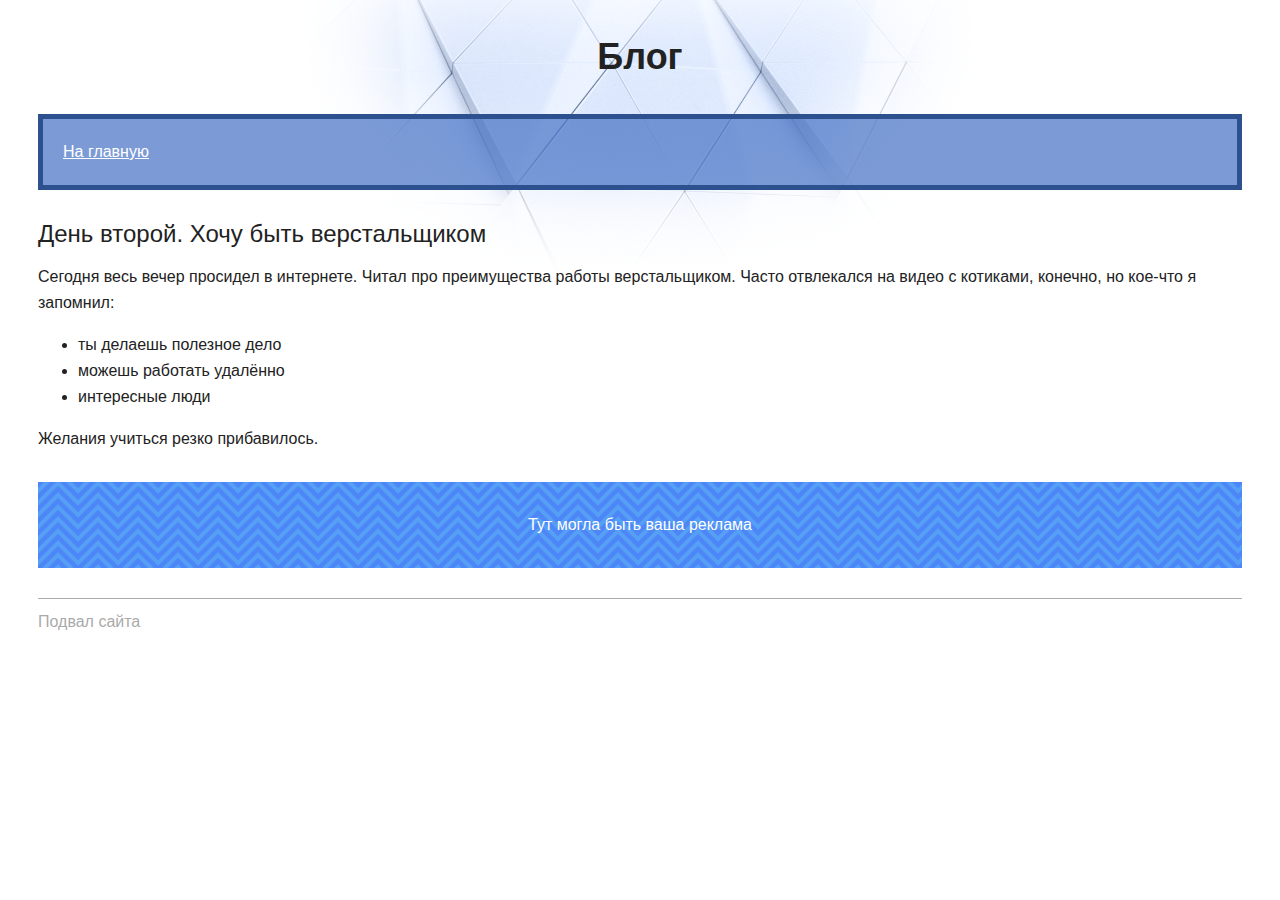
<file: source/blog/day-2.html>
<!DOCTYPE html>
<html lang="ru">
  <head>
    <meta charset="utf-8">
    <title>Дневник начинающего верстальщика</title>
    <link rel="stylesheet" href="style.css">
  </head>
  <body>
    <header>
      <p class="page-title">Блог</p>
      <nav class="blog-navigation">
        <a href="index.html">На главную</a>
      </nav>
    </header>
    <main>
      <article>
        <h1>День второй. Хочу быть верстальщиком</h1>
        <p>Сегодня весь вечер просидел в интернете. Читал про преимущества работы верстальщиком. Часто отвлекался на видео с котиками, конечно, но кое-что я запомнил:</p>

        <ul>
          <li>ты делаешь полезное дело</li>
          <li>можешь работать удалённо</li>
          <li>интересные люди</li>
        </ul>

        <p>Желания учиться резко прибавилось.</p>
      </article>
      <aside class="partnership">
        Тут могла быть ваша реклама
      </aside>
    </main>
    <footer>
      Подвал сайта
    </footer>
  </body>
</html>
</file>
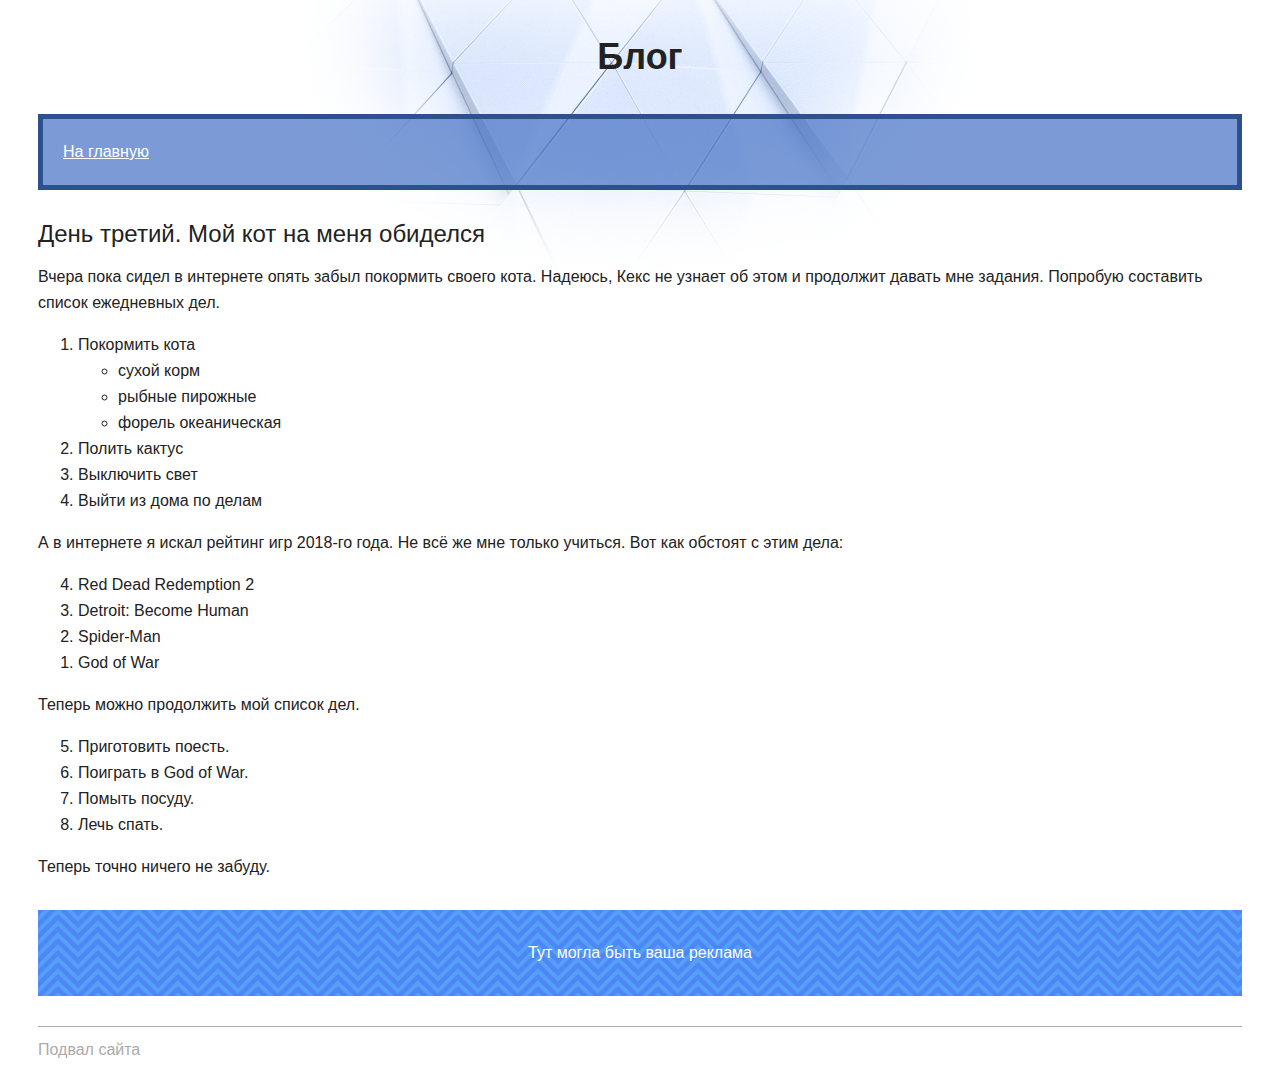
<file: source/blog/day-3.html>
<!DOCTYPE html>
<html lang="ru">
  <head>
    <meta charset="utf-8">
    <title>Сайт начинающего верстальщика</title>
    <link rel="stylesheet" href="style.css">
  </head>
  <body>
    <header>
      <p class="page-title">Блог</p>
      <nav class="blog-navigation">
        <a href="index.html">На главную</a>
      </nav>
    </header>
    <main>
      <article>
        <h1>День третий. Мой кот на меня обиделся</h1>
        <p>Вчера пока сидел в интернете опять забыл покормить своего кота. Надеюсь, Кекс не узнает об этом и продолжит давать мне задания. Попробую составить список ежедневных дел.</p>
        <ol>
          <li>Покормить кота
            <ul>
              <li>сухой корм</li>
              <li>рыбные пирожные</li>
              <li>форель океаническая</li>
            </ul>
          </li>
          <li>Полить кактус</li>
          <li>Выключить свет</li>
          <li>Выйти из дома по делам</li>
        </ol>

        <p>А в интернете я искал рейтинг игр 2018-го года. Не всё же мне только учиться. Вот как обстоят с этим дела:</p>
        <ol reversed>
          <li>Red Dead Redemption 2</li>
          <li>Detroit: Become Human</li>
          <li>Spider-Man</li>
          <li>God of War</li>
        </ol>

        <p>Теперь можно продолжить мой список дел.</p>
        <ol start="5">
          <li>Приготовить поесть.</li>
          <li>Поиграть в God of War.</li>
          <li>Помыть посуду.</li>
          <li>Лечь спать.</li>
        </ol>

        <p>Теперь точно ничего не забуду.</p>
      </article>
      <aside class="partnership">
        Тут могла быть ваша реклама
      </aside>
    </main>
    <footer>
      Подвал сайта
    </footer>
  </body>
</html>
</file>
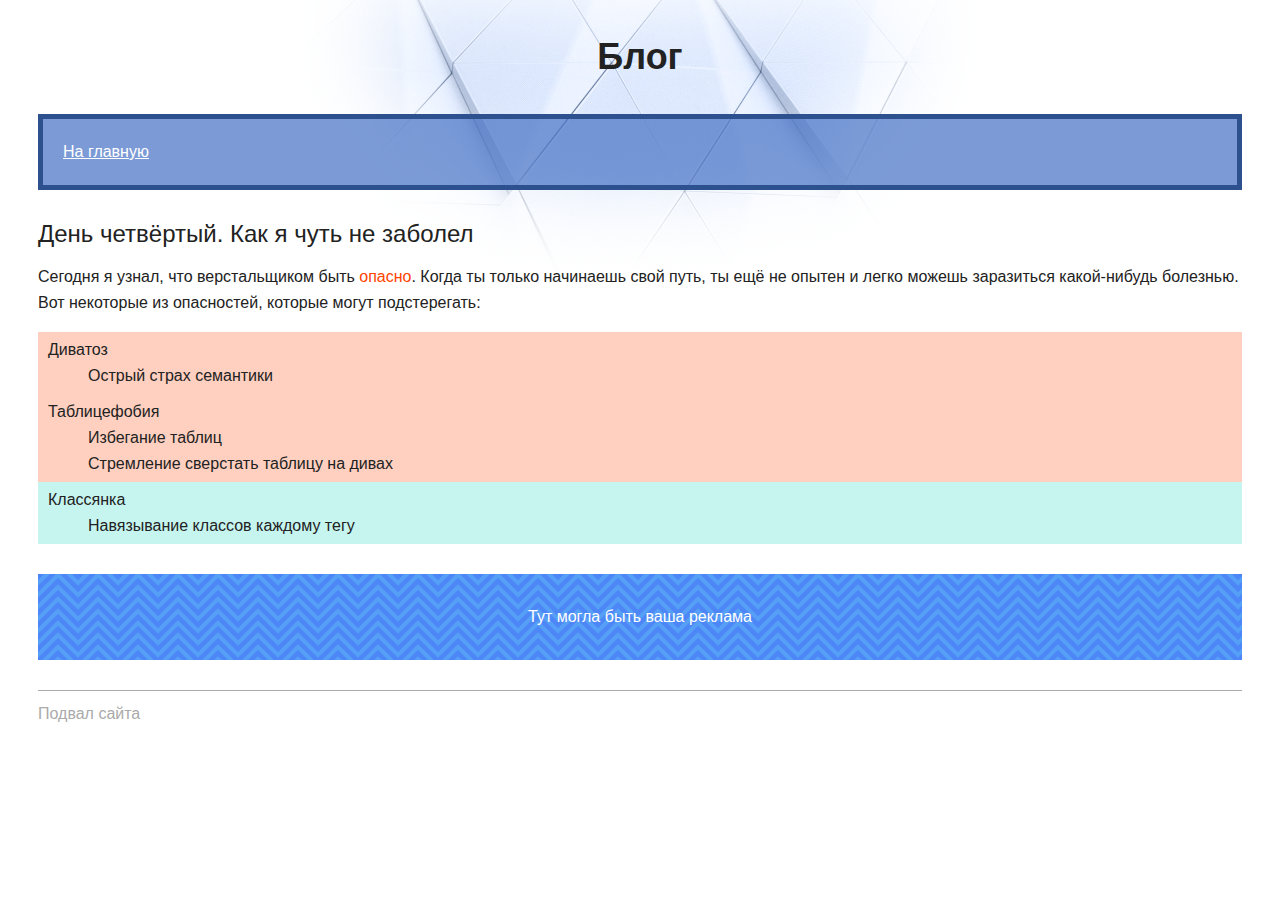
<file: source/blog/day-4.html>
<!DOCTYPE html>
<html lang="ru">
  <head>
    <meta charset="utf-8">
    <title>Сайт начинающего верстальщика</title>
    <link rel="stylesheet" href="style.css">
  </head>
  <body>
    <header>
      <p class="page-title">Блог</p>
      <nav class="blog-navigation">
        <a href="index.html">На главную</a>
      </nav>
    </header>
    <main>
      <article>
        <h1>День четвёртый. Как я чуть не заболел</h1>
        <p>Сегодня я узнал, что верстальщиком быть <span class="danger-text">опасно</span>. Когда ты только начинаешь свой путь, ты ещё не опытен и легко можешь заразиться какой-нибудь болезнью. Вот некоторые из опасностей, которые могут подстерегать:</p>

        <dl>
          <div class="danger-block">
            <dt>Диватоз</dt>
            <dd>Острый страх семантики</dd>
           </div>
           <div class="danger-block">
            <dt>Таблицефобия</dt>
            <dd>Избегание таблиц</dd>
            <dd>Стремление сверстать таблицу на дивах</dd>
          </div>
          <div class="no-danger-block">
            <dt>Классянка</dt>
            <dd>Навязывание классов каждому тегу</dd>
          </div>
        </dl>
      </article>
      <aside class="partnership">
        Тут могла быть ваша реклама
      </aside>
    </main>
    <footer>
      Подвал сайта
    </footer>
  </body>
</html>
</file>
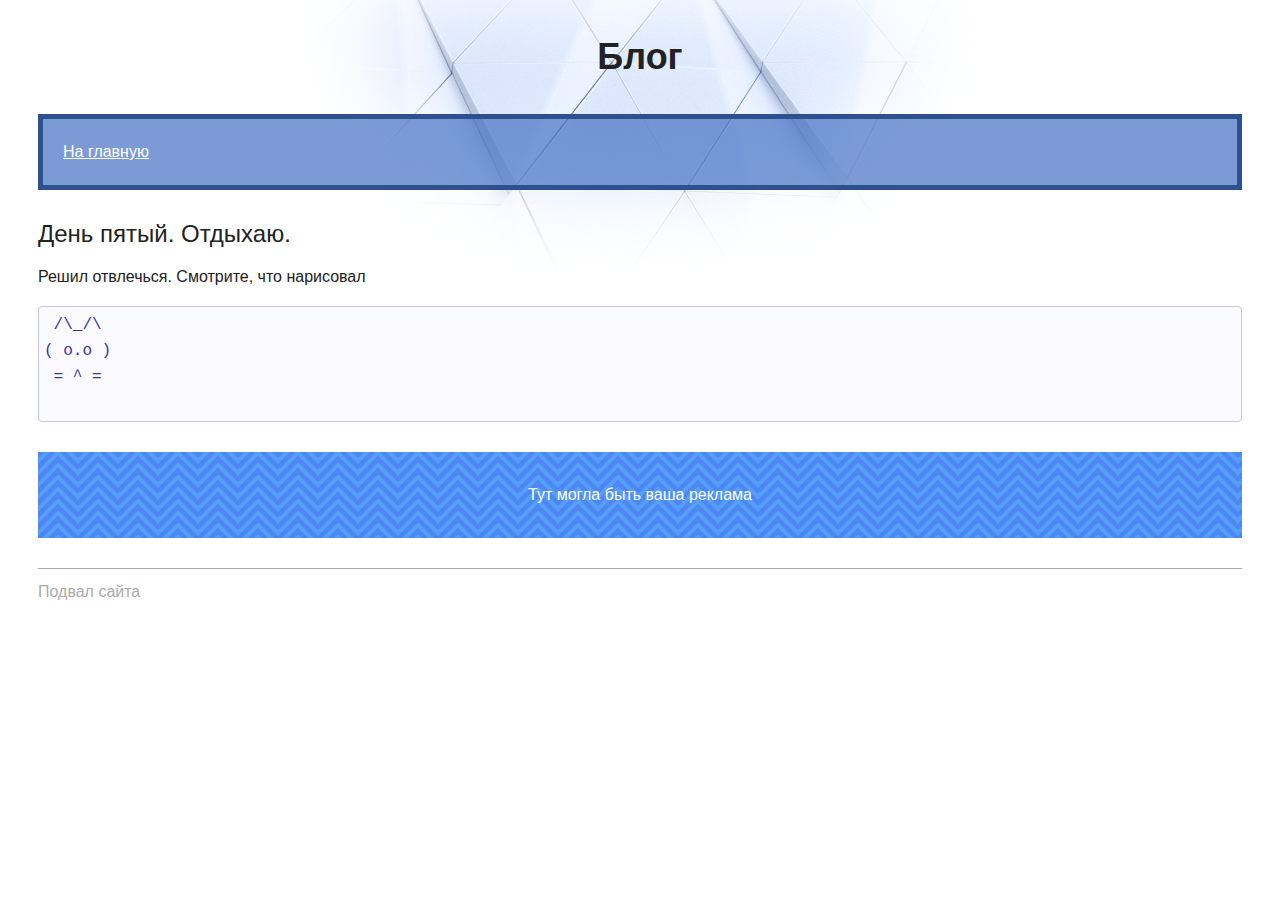
<file: source/blog/day-5.html>
<!DOCTYPE html>
<html lang="ru">
  <head>
    <meta charset="utf-8">
    <title>Сайт начинающего верстальщика</title>
    <link rel="stylesheet" href="style.css">
  </head>
  <body>
    <header>
      <p class="page-title">Блог</p>
      <nav class="blog-navigation">
        <a href="index.html">На главную</a>
      </nav>
    </header>
    <main>
      <article>
        <h1>День пятый. Отдыхаю.</h1>
        <p>Решил отвлечься. Смотрите, что нарисовал</p>

        <pre>
 /\_/\
( o.o )
 = ^ =
        </pre>
      </article>
      <aside class="partnership">
        Тут могла быть ваша реклама
      </aside>
    </main>
    <footer>
      Подвал сайта
    </footer>
  </body>
</html>
</file>
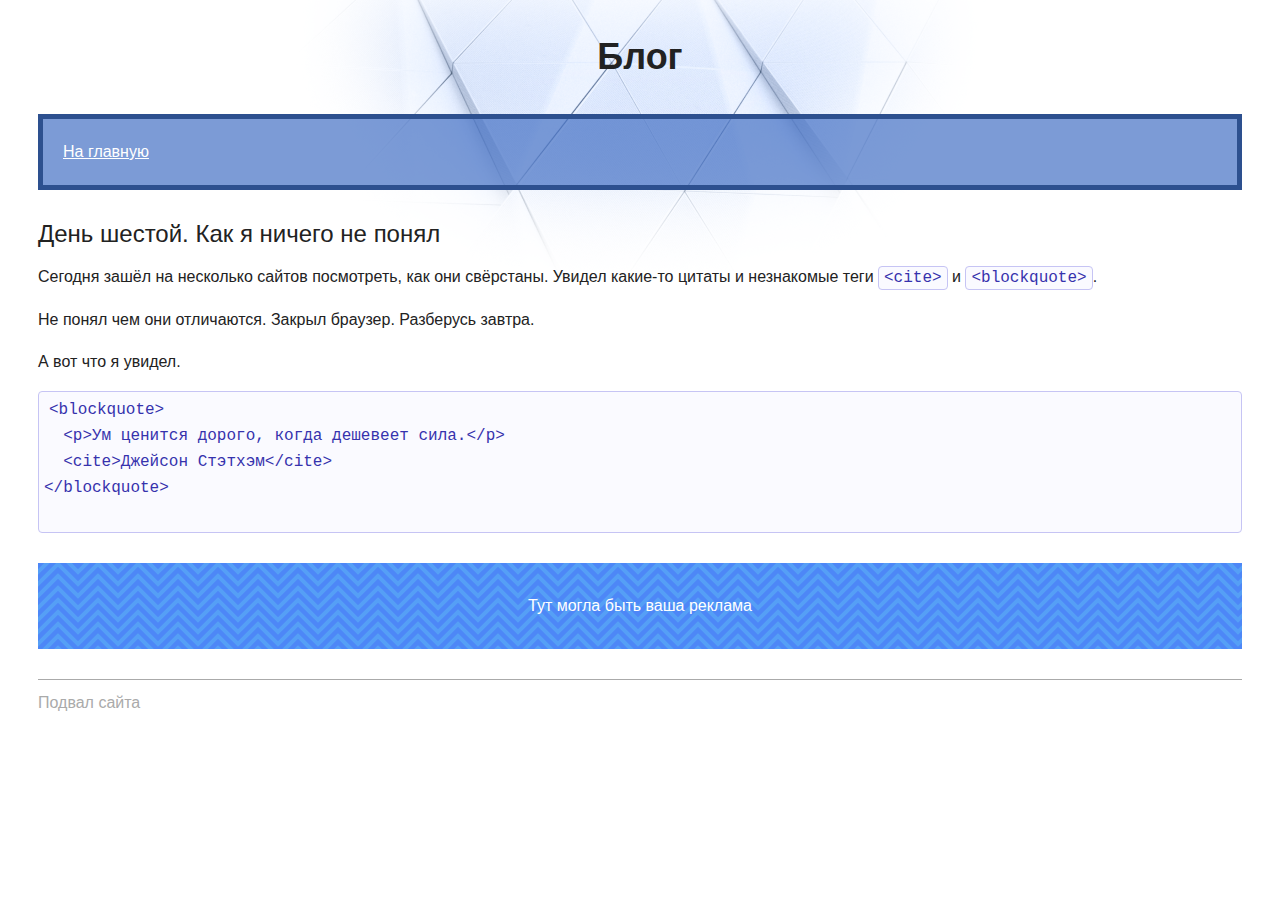
<file: source/blog/day-6.html>
<!DOCTYPE html>
<html lang="ru">
  <head>
    <meta charset="utf-8">
    <title>Сайт начинающего верстальщика</title>
    <link rel="stylesheet" href="style.css">
  </head>
  <body>
    <header>
      <p class="page-title">Блог</p>
      <nav class="blog-navigation">
        <a href="index.html">На главную</a>
      </nav>
    </header>
    <main>
      <article>
        <h1>День шестой. Как я ничего не понял</h1>
        <p>Сегодня зашёл на несколько сайтов посмотреть, как они свёрстаны. Увидел какие-то цитаты и незнакомые теги <code>&lt;cite&gt;</code> и <code>&lt;blockquote&gt;</code>.</p>
        <p>Не понял чем они отличаются. Закрыл браузер. Разберусь завтра.</p>
        <p>А вот что я увидел.</p>
       <pre><code>&lt;blockquote&gt;
  &lt;p&gt;Ум ценится дорого, когда дешевеет сила.&lt;/p&gt;
  &lt;cite&gt;Джейсон Стэтхэм&lt;/cite&gt;
&lt;/blockquote&gt;
     </code></pre>
      </article>
      <aside class="partnership">
        Тут могла быть ваша реклама
      </aside>
    </main>
    <footer>
      Подвал сайта
    </footer>
  </body>
</html>
</file>
<file: style.css>
body {
  margin: 0;
  min-width: 960px;
  font-family: "Montserrat", "Helvetica", "Arial", sans-serif;
  font-size: 16px;
  line-height: 32px;
  color: #f2f2f2;
  background-color: #080208;
  background-image: url("img/hero-bg.jpg");
  background-repeat: no-repeat;
  background-position: top center;
}

.container {
  max-width: 928px;
  margin: 0 auto;
  padding: 0 16px;
}

.page-header {
  margin: 0 0 180px;
  padding: 32px 0 32px;
}

.page-header .container,
.page-footer .container {
  max-width: 1408px;
  text-align: right;
}

.page-header a {
  margin-left: 56px;
  color: #fea18d;
  text-decoration: none;
  background-repeat: no-repeat;
  background-position: left;
}

.header-email {
  padding-left: 30px;
  background-image: url("img/icon-email.svg");
}

.header-phone {
  padding-left: 25px;
  background-image: url("img/icon-phone.svg");
}

.hero-image {
  margin-bottom: 480px;
}

.hero-image .container {
  max-width: 1408px;
  text-align: center;
}

.heading {
  margin: 0 0 24px;
  font-size: 80px;
  line-height: 96px;
}

.hero-image p {
  margin: 0;
  font-size: 32px;
  line-height: 48px;
}

.intro {
  margin: 0 0 120px;
}

.subheading {
  margin: 0 0 56px;
  font-size: 56px;
  line-height: 80px;
  text-align: center;
}

.user-image {
  margin: 0 0 32px;
  text-align: center;
}

.intro h3,
.portfolio h3 {
  margin: 0 0 12px;
  font-size: 28px;
  line-height: 40px;
  font-weight: 500;
}

.intro p {
  margin: 0 0 32px;
}

.skills-list {
  margin: 0;
  padding: 0;
}

.skills-list dt {
  padding-left: 32px;
  background-repeat: no-repeat;
  background-position: left;
}

.skill-html {
  background-image: url("img/icon-html.svg");
}

.skill-css {
  background-image: url("img/icon-css.svg");
}

.level {
  margin: 4px 0 16px;
  padding: 0;
  height: 14px;
  font-size: 0;
  background-color: #080208;
  border: 1px solid #712073;
  border-radius: 8px;
}

.level div {
  margin: 1px;
  height: 12px;
  background-color: #fea18d;
  border-radius: 6px;
}

.portfolio {
  margin: 0 0 120px;
}

.projects {
  margin: 0;
  padding: 0;
  list-style: none;
}

.projects li {
  margin: 0 0 80px;
}

.project-image {
  margin: 0 0 24px;
  text-align: center;
}

.projects p {
  margin: 0 0 24px;
}

.button {
  padding: 6px 20px;
  display: inline-block;
  vertical-align: baseline;
  text-decoration: none;
  text-transform: uppercase;
  border-radius: 4px;
  background-color: #712073;
  color: #ffffff;
}

.page-footer {
  padding: 40px 0;
  background-color: #260c26;
}

.page-footer a {
  margin-left: 56px;
  color: #fea18d;
  text-decoration: none;
  background-repeat: no-repeat;
  background-position: left;
}

.footer-email {
  padding-left: 30px;
  background-image: url("img/icon-email.svg");
}

.footer-phone {
  padding-left: 25px;
  background-image: url("img/icon-phone.svg");
}

/*
.theme-button {
  position: absolute;
  right: 5px;
  top: 5px;
  display: inline-block;
  padding: 10px 25px;
  cursor: pointer;
}
*/
</file>
<file: source/blog/style.css>
body {
  padding: 0 30px;
  font-size: 16px;
  line-height: 26px;
  font-family: "Arial", sans-serif;
  color: #222222;

  background: #ffffff url("img/bg-page.png") no-repeat top center;
}

h1 {
  font-weight: 400;
  font-size: 24px;
  line-height: normal;
}

h2 {
  font-size: 20px;
  line-height: normal;
}

aside {
  margin: 20px 0;
  color: #c4c4c4;
}

pre,
code {
  background-color: #fafaff;
  border: 1px solid #c6c4f4;
  border-radius: 4px;
  color: #3632ad;
  font-family: "Courier New", "Courier", monospace;
}

pre {
  padding: 5px;
}

code {
  padding: 2px 5px;
}

pre code {
  background-color: transparent;
  border-radius: 0;
  border: none;
}


blockquote {
  padding-left: 14px;
  border-left: 2px solid #6a2cce;

  color: #6a2cce;
}

cite {
  color: #222222;
}

time {
  color: #6a2cce;
}

a[href] {
  color: #0099ef;
  text-decoration: underline;
}

del {
  color: #ff4400;
}

ins {
  color: rgb(105, 178, 83);
}

del,
ins {
  text-decoration: none;
}

em,
i {
  font-style: normal;
}

.avatar {
  border-radius: 50%;
}

.avatar-container {
  text-align: center;
}

.blog-navigation {
  margin-bottom: 30px;
  padding: 20px;

  background-color: rgba(68, 112, 196, 0.7);
  border: 5px solid #2d508f;

  color: #ffffff;
}

.blog-navigation h2 {
  margin-top: 0;
}

.blog-navigation ul {
  list-style: none;
  padding-left: 0;
}

.blog-navigation li {
  margin-bottom: 5px;
}

.blog-navigation a {
  color: #ffffff;
}

.skills dd {
  margin: 0;
  margin-bottom: 10px;

  background-color: #e8e8e8;
}

.skills-level {
  font-size: 12px;
  text-align: center;
  color: #ffffff;
  background-color: #4470c4;
}

.skills-level-ok {
  background-color: #47bb52;
}

.days {
  list-style: none;
  padding-left: 0;
}

figure {
  margin-left: 0;
  margin-right: 0;
}

figure img {
  vertical-align: middle;
  border: 8px solid rgb(202, 224, 248);
}

figcaption {
  width: 502px;
  padding-bottom: 8px;
  font-size: 12px;
  letter-spacing: 0.02em;
  font-style: italic;
  text-align: center;
  background-color: rgb(202, 224, 248);
}

.pagination a {
  display: inline-block;
  margin-right: 30px;
  margin-bottom: 15px;
}

.pagination {
  text-align: center;
  color: #888888;
}

.danger-text {
  color: #ff4400;
}

.danger-block {
  padding: 5px 10px;
  background-color: #ffd0bf;
}

.no-danger-block {
  padding: 5px 10px;
  background-color: #c6f5f0;
}

footer {
  margin-top: 30px;
  padding-top: 10px;
  color: #aaaaaa;
  border-top: 1px solid #aaaaaa;
}

.page-title {
  font-weight: bold;
  font-size: 36px;
  line-height: 42px;
  font-family: "Verdana", sans-serif;
  text-align: center;
}

.partnership {
  margin: 30px 0;
  padding: 30px;
  text-align: center;
  color: #ffffff;
  background-color: #4a87fa;
  background-image: url("img/bg-partnership.svg");
}

.underline {
  text-decoration: underline;
}

.line-through {
  text-decoration: line-through;
}

.overline {
  text-decoration: overline;
}

.italic {
  font-style: italic;
}
</file>
<file: source/project/style.css>
body {
  padding: 0;
  font-family: "Papyrus", serif;
  font-size: 18px;
  line-height: 14px;
  color: #ffffff;
  background: #222222 url("img/keks-background-dark.jpg") no-repeat 50% 0;
}

h1 {
  width: 240px;
  font-family: "hAndy", sans-serif;
  font-size: 32px;
  line-height: 32px;
}

h2 {
  padding-bottom: 16px;
  border-bottom: 2px solid #bbbbbb;
}

.site-header {
  margin-bottom: 40px;
}

.skills-item {
  margin-bottom: 10px;
  padding-left: 15px;
  border-left: 5px solid #b0e0e6;
  color: #777777;
}

.standart {
  border-color: #48d1cc;
  color: #aaaaaa;
}

.vip {
  border-color: #00bfff;
  color: #ffffff;
}

.container {
  width: 540px;
  margin: 0 auto;
}

.site-header img {
  display: block;
  margin: 0 auto;
}

.features {
  margin-bottom: 60px;
}

.features p {
  display: inline-block;
  vertical-align: top;
  width: 30%;
  margin: 0 7px;
  text-align: center;
  background-repeat: no-repeat;
  background-position: center top;
}

.feature-kitten {
  padding-top: 50px;
  background-image: url("img/bottle.svg");
}

.feature-cat {
  padding-top: 50px;
  background-image: url("img/cat.svg");
}

.feature-train {
  padding-top: 50px;
  background-image: url("img/whistle.svg");
}

.skills-list {
  padding: 0;
  list-style: none;
}

.site-footer {
  display: flex;
  justify-content: space-between;
  color: #999999;
}
</file>
